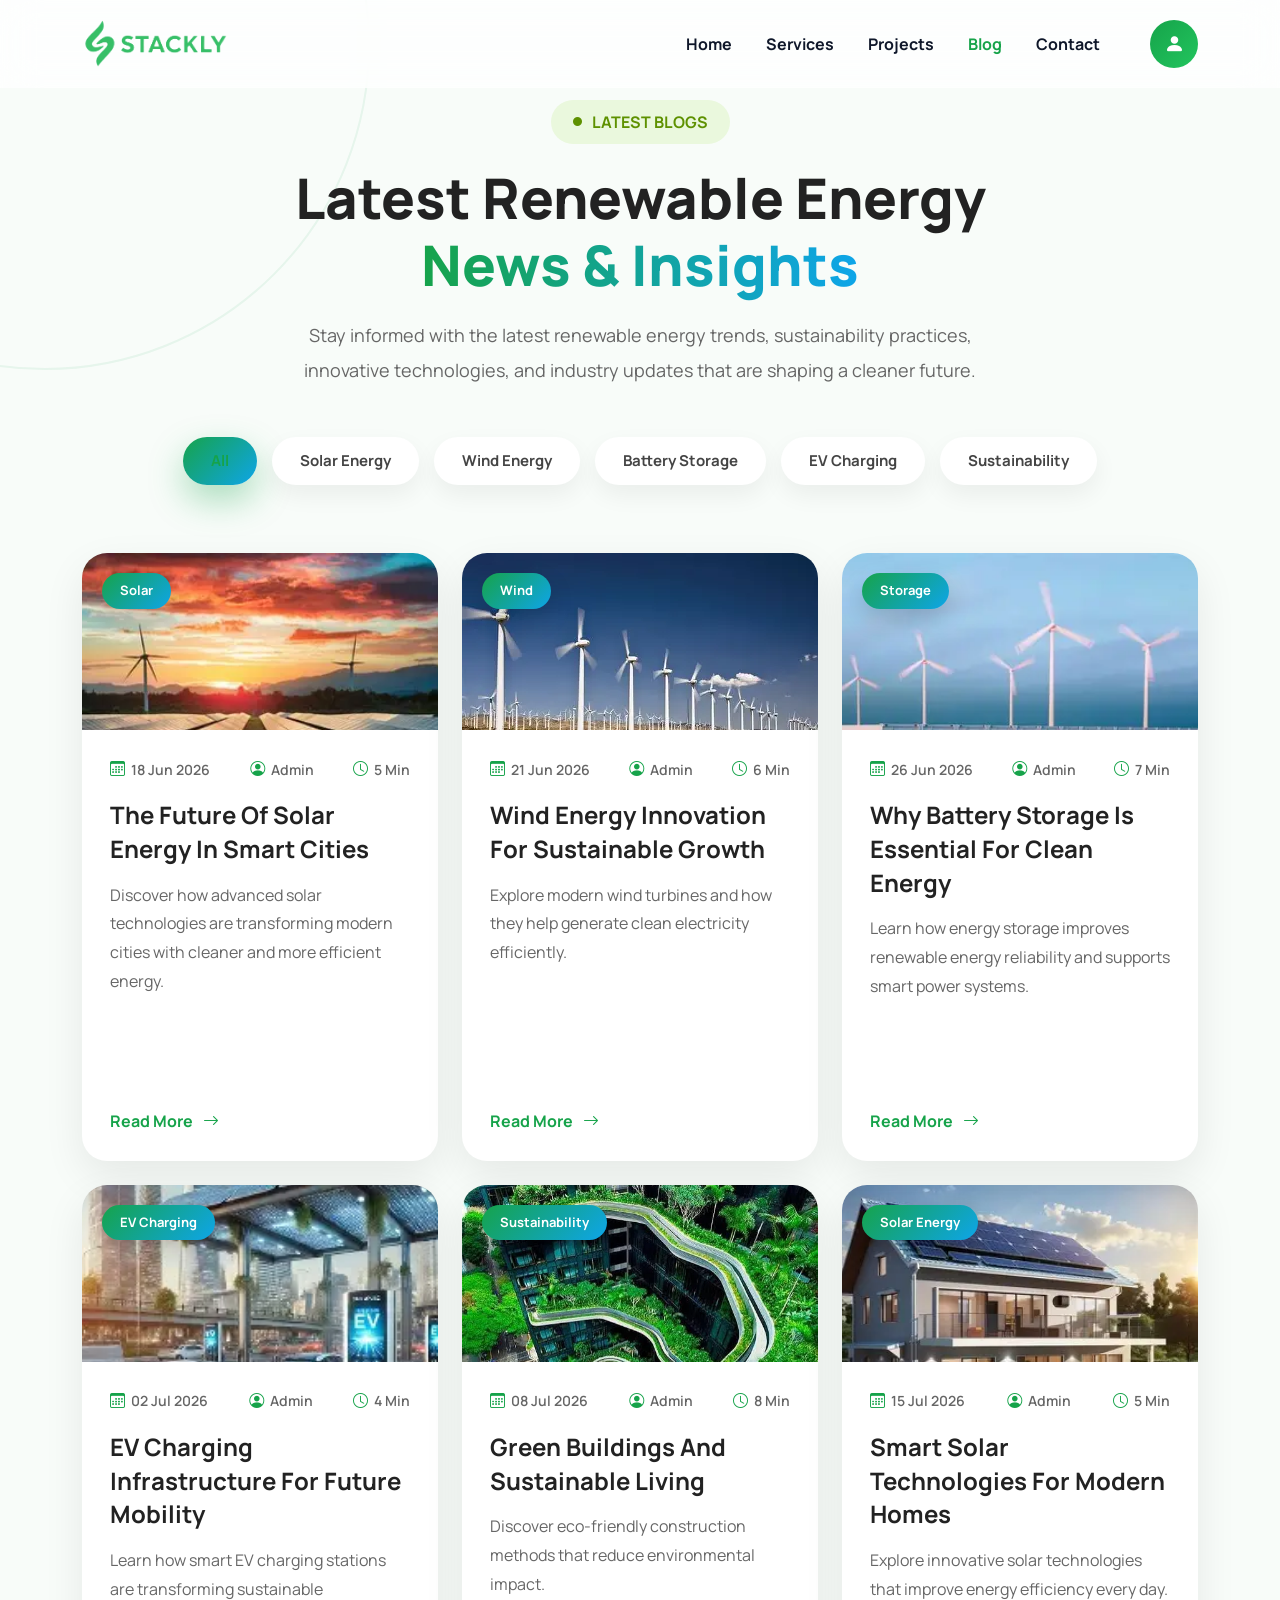
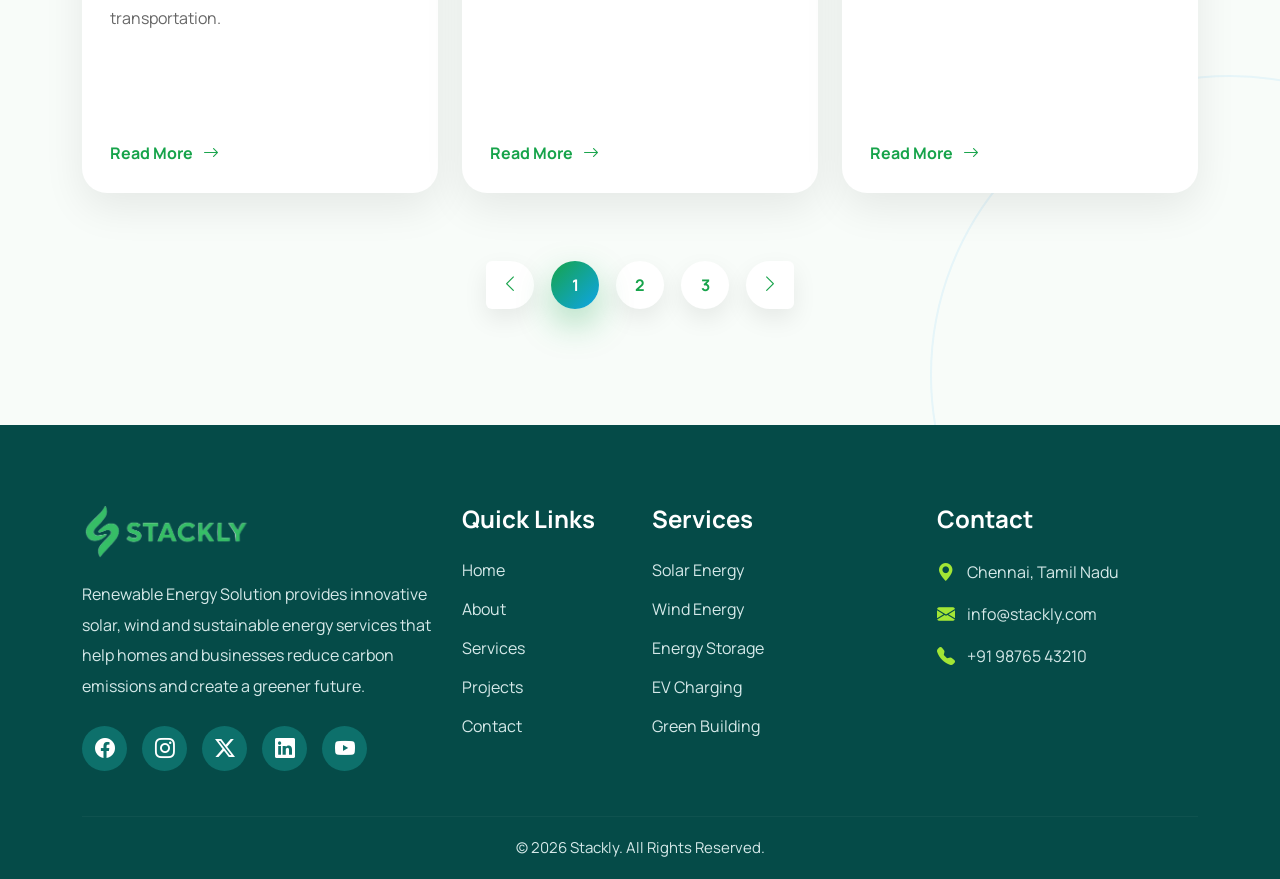
<file: blog.html>
<!DOCTYPE html>
<html lang="en">
<head>
    <meta charset="UTF-8">
    <meta name="viewport" content="width=device-width, initial-scale=1.0">
    <title>Document</title>
    
    <link href="https://fonts.googleapis.com/css2?family=Manrope:wght@300;400;500;600;700;800&display=swap"
        rel="stylesheet">

  
    <link href="https://cdn.jsdelivr.net/npm/bootstrap@5.3.8/dist/css/bootstrap.min.css" rel="stylesheet">
    <link rel="stylesheet"  href="https://cdn.jsdelivr.net/npm/bootstrap-icons@1.13.1/font/bootstrap-icons.css">

    <link rel="stylesheet" href="blog.css">
</head>
<body>
      <nav class="navbar navbar-expand-lg fixed-top custom-navbar">
        <div class="container">
            <a class="navbar-brand d-flex align-items-center" href="index.html">

                <img src="finalgreenlogo.png" class="logo-img">

            </a>
            <button class="navbar-toggler shadow-none border-0" type="button"
                data-bs-toggle="collapse"
                data-bs-target="#navbar">

                <i class="bi bi-list"></i>

            </button>
            <div class="collapse navbar-collapse justify-content-end"
                id="navbar">
                <ul class="navbar-nav align-items-lg-center">

                    <li class="nav-item">
                        <a class="nav-link " href="index.html">Home</a>
                    </li>
                    <li class="nav-item">
                        <a class="nav-link" href="service.html">Services</a>
                    </li>
                    <li class="nav-item">
                        <a class="nav-link" href="project.html">Projects</a>
                    </li>
                    <li class="nav-item">
                        <a class="nav-link active" href="blog.html">Blog</a>
                    </li>
                    <li class="nav-item">
                        <a class="nav-link" href="contact.html">Contact</a>
                    </li>
                    <li class="nav-item dropdown ms-lg-4">
                        <a class="profile-btn"
                            href="#"
                            role="button"
                            data-bs-toggle="dropdown">
                            <i class="bi bi-person-fill"></i>

                        </a>
                        <ul class="dropdown-menu dropdown-menu-end">
                            <li>
                                <a class="dropdown-item" href="login.html">
                                    <i class="bi bi-box-arrow-in-right"></i>
                                    Login
                                </a>
                            </li>
                            <li>
                                <a class="dropdown-item" href="register.html">
                                    <i class="bi bi-person-plus-fill"></i>
                                    Register
                                </a>
                            </li>
                        </ul>
                    </li>
                </ul>
            </div>
        </div>
    </nav>



<section class="blog-section">

    <div class="container">

        

        <div class="row justify-content-center">

            <div class="col-lg-8 text-center">

                <span class="blog-badge">

                    <i class="bi bi-circle-fill"></i>

                    LATEST BLOGS

                </span>

                <h2 class="blog-title">

                    Latest Renewable Energy

                    <span>News & Insights</span>

                </h2>

                <p class="blog-description">

                    Stay informed with the latest renewable energy trends,
                    sustainability practices, innovative technologies,
                    and industry updates that are shaping a cleaner future.

                </p>

            </div>

        </div>


        <div class="row">

            <div class="col-12">

                <div class="blog-filter">

                    <button class="filter-btn active"
                            data-filter="all">

                        All

                    </button>

                    <button class="filter-btn"
                            data-filter="solar">

                        Solar Energy

                    </button>

                    <button class="filter-btn"
                            data-filter="wind">

                        Wind Energy

                    </button>

                    <button class="filter-btn"
                            data-filter="storage">

                        Battery Storage

                    </button>

                    <button class="filter-btn"
                            data-filter="ev">

                        EV Charging

                    </button>

                    <button class="filter-btn"
                            data-filter="green">

                        Sustainability

                    </button>

                </div>

            </div>

        </div>

     

        <div class="row g-4 mt-4">

         

            <div class="col-xl-4 col-md-6 blog-item solar">

                <div class="blog-card">

                    <div class="blog-image">

                        <img src="bolgsolar1.webp"
                             class="img-fluid"
                             alt="Solar">

                        <span class="blog-category">

                            Solar

                        </span>

                    </div>

                    <div class="blog-content">

                        <div class="blog-meta">

                            <span>

                                <i class="bi bi-calendar3"></i>

                                18 Jun 2026

                            </span>

                            <span>

                                <i class="bi bi-person-circle"></i>

                                Admin

                            </span>

                            <span>

                                <i class="bi bi-clock"></i>

                                5 Min

                            </span>

                        </div>

                        <h4>

                            The Future Of Solar Energy
                            In Smart Cities

                        </h4>

                        <p>

                            Discover how advanced solar technologies
                            are transforming modern cities with
                            cleaner and more efficient energy.

                        </p>

                        <a href="error.html" class="blog-btn">

                            Read More

                            <i class="bi bi-arrow-right"></i>

                        </a>

                    </div>

                </div>

            </div>

    

            <div class="col-xl-4 col-md-6 blog-item wind">

                <div class="blog-card">

                    <div class="blog-image">

                        <img src="blogsolar2.webp"
                             class="img-fluid"
                             alt="Wind">

                        <span class="blog-category">

                            Wind

                        </span>

                    </div>

                    <div class="blog-content">

                        <div class="blog-meta">

                            <span>

                                <i class="bi bi-calendar3"></i>

                                21 Jun 2026

                            </span>

                            <span>

                                <i class="bi bi-person-circle"></i>

                                Admin

                            </span>

                            <span>

                                <i class="bi bi-clock"></i>

                                6 Min

                            </span>

                        </div>

                        <h4>

                            Wind Energy Innovation
                            For Sustainable Growth

                        </h4>

                        <p>

                            Explore modern wind turbines and
                            how they help generate clean
                            electricity efficiently.

                        </p>

                        <a href="error.html" class="blog-btn">

                            Read More

                            <i class="bi bi-arrow-right"></i>

                        </a>

                    </div>

                </div>

            </div>
            <div class="col-xl-4 col-md-6 blog-item storage">

                <div class="blog-card">

                    <div class="blog-image">

                        <img src="blogsolar3.webp"
                             class="img-fluid"
                             alt="Battery">

                        <span class="blog-category">

                            Storage

                        </span>

                    </div>

                    <div class="blog-content">

                        <div class="blog-meta">

                            <span>

                                <i class="bi bi-calendar3"></i>

                                26 Jun 2026

                            </span>

                            <span>

                                <i class="bi bi-person-circle"></i>

                                Admin

                            </span>

                            <span>

                                <i class="bi bi-clock"></i>

                                7 Min

                            </span>

                        </div>

                        <h4>

                            Why Battery Storage Is
                            Essential For Clean Energy

                        </h4>

                        <p>

                            Learn how energy storage improves
                            renewable energy reliability and
                            supports smart power systems.

                        </p>

                        <a href="error.html" class="blog-btn">

                            Read More

                            <i class="bi bi-arrow-right"></i>

                        </a>

                    </div>

                </div>

            </div>


            <div class="col-xl-4 col-md-6 blog-item ev">

                <div class="blog-card">

                    <div class="blog-image">

                        <img src="blogsolar4.webp"
                             class="img-fluid"
                             alt="EV Charging">

                        <span class="blog-category">

                            EV Charging

                        </span>

                    </div>

                    <div class="blog-content">

                        <div class="blog-meta">

                            <span>

                                <i class="bi bi-calendar3"></i>

                                02 Jul 2026

                            </span>

                            <span>

                                <i class="bi bi-person-circle"></i>

                                Admin

                            </span>

                            <span>

                                <i class="bi bi-clock"></i>

                                4 Min

                            </span>

                        </div>

                        <h4>

                            EV Charging Infrastructure
                            For Future Mobility

                        </h4>

                        <p>

                            Learn how smart EV charging
                            stations are transforming
                            sustainable transportation.

                        </p>

                        <a href="error.html" class="blog-btn">

                            Read More

                            <i class="bi bi-arrow-right"></i>

                        </a>

                    </div>

                </div>

            </div>

            <div class="col-xl-4 col-md-6 blog-item green">

                <div class="blog-card">

                    <div class="blog-image">

                        <img src="worker5.webp"
                             class="img-fluid"
                             alt="Green Building">

                        <span class="blog-category">

                            Sustainability

                        </span>

                    </div>

                    <div class="blog-content">

                        <div class="blog-meta">

                            <span>

                                <i class="bi bi-calendar3"></i>

                                08 Jul 2026

                            </span>

                            <span>

                                <i class="bi bi-person-circle"></i>

                                Admin

                            </span>

                            <span>

                                <i class="bi bi-clock"></i>

                                8 Min

                            </span>

                        </div>

                        <h4>

                            Green Buildings And
                            Sustainable Living

                        </h4>

                        <p>

                            Discover eco-friendly
                            construction methods that
                            reduce environmental impact.

                        </p>

                        <a href="error.html" class="blog-btn">

                            Read More

                            <i class="bi bi-arrow-right"></i>

                        </a>

                    </div>

                </div>

            </div>
            <div class="col-xl-4 col-md-6 blog-item solar">

                <div class="blog-card">

                    <div class="blog-image">

                        <img src="blogsolar5.webp"
                             class="img-fluid"
                             alt="Smart Energy">

                        <span class="blog-category">

                            Solar Energy

                        </span>

                    </div>

                    <div class="blog-content">

                        <div class="blog-meta">

                            <span>

                                <i class="bi bi-calendar3"></i>

                                15 Jul 2026

                            </span>

                            <span>

                                <i class="bi bi-person-circle"></i>

                                Admin

                            </span>

                            <span>

                                <i class="bi bi-clock"></i>

                                5 Min

                            </span>

                        </div>

                        <h4>

                            Smart Solar Technologies
                            For Modern Homes

                        </h4>

                        <p>

                            Explore innovative solar
                            technologies that improve
                            energy efficiency every day.

                        </p>

                        <a href="error.html" class="blog-btn">

                            Read More

                            <i class="bi bi-arrow-right"></i>

                        </a>

                    </div>

                </div>

            </div>

        </div>
        <div class="row mt-5">

            <div class="col-12">

                <nav>

                    <ul class="pagination justify-content-center blog-pagination">

                        <li class="page-item">

                            <a class="page-link"
                               href="error.html">

                                <i class="bi bi-chevron-left"></i>

                            </a>

                        </li>

                        <li class="page-item active">

                            <a class="page-link"
                               href="error.html">

                                1

                            </a>

                        </li>

                        <li class="page-item">

                            <a class="page-link"
                               href="error.html">

                                2

                            </a>

                        </li>

                        <li class="page-item">

                            <a class="page-link"
                               href="error.html">

                                3

                            </a>

                        </li>

                        <li class="page-item">

                            <a class="page-link"
                               href="error.html">

                                <i class="bi bi-chevron-right"></i>

                            </a>

                        </li>

                    </ul>

                </nav>

            </div>

        </div>

    </div>

</section>
<footer class="footer-section">

    <div class="container">

        <div class="row gy-5">

            <div class="col-lg-4 col-md-6">

                <div class="footer-logo">

                    <a href="error.html">

                        <img src="finalgreenlogo.png" alt="Logo">

                    </a>

                    <p>

                        Renewable Energy Solution provides innovative solar,
                        wind and sustainable energy services that help homes
                        and businesses reduce carbon emissions and create a
                        greener future.

                    </p>

                    <div class="social-icons">

                        <a href="error.html"><i class="bi bi-facebook"></i></a>

                        <a href="error.html"><i class="bi bi-instagram"></i></a>

                        <a href="error.html"><i class="bi bi-twitter-x"></i></a>

                        <a href="error.html"><i class="bi bi-linkedin"></i></a>

                        <a href="error.html"><i class="bi bi-youtube"></i></a>

                    </div>

                </div>

            </div>

          

            <div class="col-lg-2 col-md-6">

                <h4>Quick Links</h4>

                <ul>

                    <li><a href="error.html">Home</a></li>

                    <li><a href="error.html">About</a></li>

                    <li><a href="error.html">Services</a></li>

                    <li><a href="error.html">Projects</a></li>

                    <li><a href="error.html">Contact</a></li>

                </ul>

            </div>


            <div class="col-lg-3 col-md-6">

                <h4>Services</h4>

                <ul>

                    <li><a href="error.html">Solar Energy</a></li>

                    <li><a href="error.html">Wind Energy</a></li>

                    <li><a href="error.html">Energy Storage</a></li>

                    <li><a href="error.html">EV Charging</a></li>

                    <li><a href="error.html">Green Building</a></li>

                </ul>

            </div>

          

            <div class="col-lg-3 col-md-6">

                <h4>Contact</h4>

                <ul class="contact-info">

                    <li>

                        <i class="bi bi-geo-alt-fill"></i>

                        Chennai, Tamil Nadu

                    </li>

                    <li>

                        <i class="bi bi-envelope-fill"></i>

                        info@stackly.com

                    </li>

                    <li>

                        <i class="bi bi-telephone-fill"></i>

                        +91 98765 43210

                    </li>

                </ul>

            </div>

        </div>

        <hr>

        <div class="copyright">

            &copy; 2026 Stackly. All Rights Reserved.

        </div>

    </div>

</footer>
     <script src="https://cdn.jsdelivr.net/npm/bootstrap@5.3.8/dist/js/bootstrap.bundle.min.js"></script>

    <script>
        window.addEventListener("scroll",()=>{

const navbar=document.querySelector(".custom-navbar");

navbar.classList.toggle("scrolled",window.scrollY>50);

});
const filterButtons = document.querySelectorAll(".filter-btn");
const blogItems = document.querySelectorAll(".blog-item");

filterButtons.forEach(button => {

    button.addEventListener("click", function () {


        filterButtons.forEach(btn => {

            btn.classList.remove("active");

        });

      

        this.classList.add("active");

        const filter = this.getAttribute("data-filter");

        blogItems.forEach(card => {

            card.style.opacity = "0";

            card.style.transform = "scale(.9)";

            setTimeout(() => {

                if (filter === "all") {

                    card.style.display = "block";

                }

                else if (card.classList.contains(filter)) {

                    card.style.display = "block";

                }

                else {

                    card.style.display = "none";

                }

                setTimeout(() => {

                    if (card.style.display === "block") {

                        card.style.opacity = "1";

                        card.style.transform = "scale(1)";

                    }

                },100);

            },250);

        });

    });

});


document.querySelectorAll(".blog-card").forEach(card => {

    card.addEventListener("mouseenter", () => {

        card.style.transition = ".35s";

        card.style.transform = "translateY(-12px)";

    });

    card.addEventListener("mouseleave", () => {

        card.style.transform = "translateY(0)";

    });

});

document.querySelectorAll(".blog-btn").forEach(btn => {

    btn.addEventListener("mouseenter", () => {

        btn.style.gap = "16px";

    });

    btn.addEventListener("mouseleave", () => {

        btn.style.gap = "10px";

    });

});


document.querySelectorAll(".blog-pagination .page-link").forEach(link => {

    link.addEventListener("click", function (e) {

        e.preventDefault();

        window.location.href = "error.html";

    });

});


const blogSection = document.querySelector(".blog-section");

const blogObserver = new IntersectionObserver((entries)=>{

entries.forEach(entry=>{

if(entry.isIntersecting){

document.querySelectorAll(".blog-card").forEach((card,index)=>{

setTimeout(()=>{

card.style.opacity="1";

card.style.transform="translateY(0)";

},index*150);

});

}

});

},{
threshold:.2
});

blogObserver.observe(blogSection);

document.querySelectorAll(".blog-card").forEach(card=>{

card.style.opacity="0";

card.style.transform="translateY(40px)";

card.style.transition=".6s";

});
    </script>
</body>
</html>
</file>
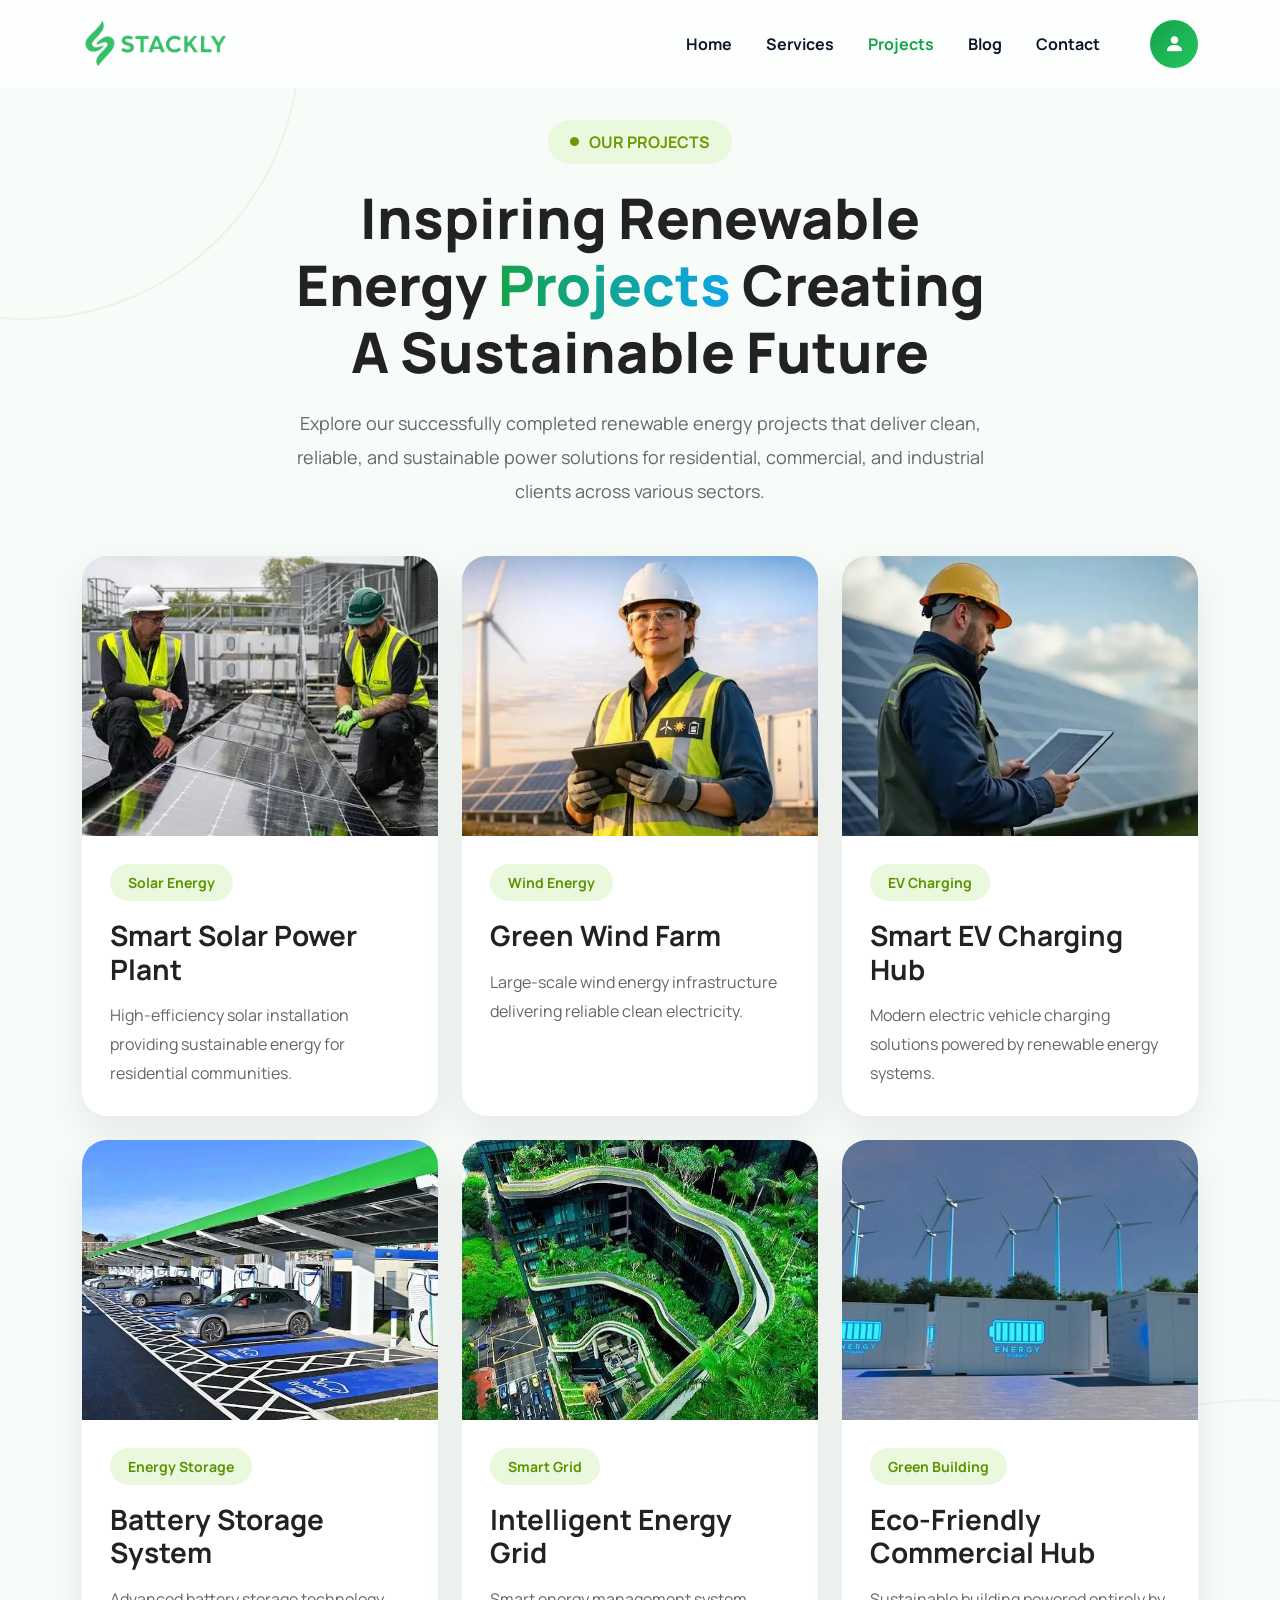
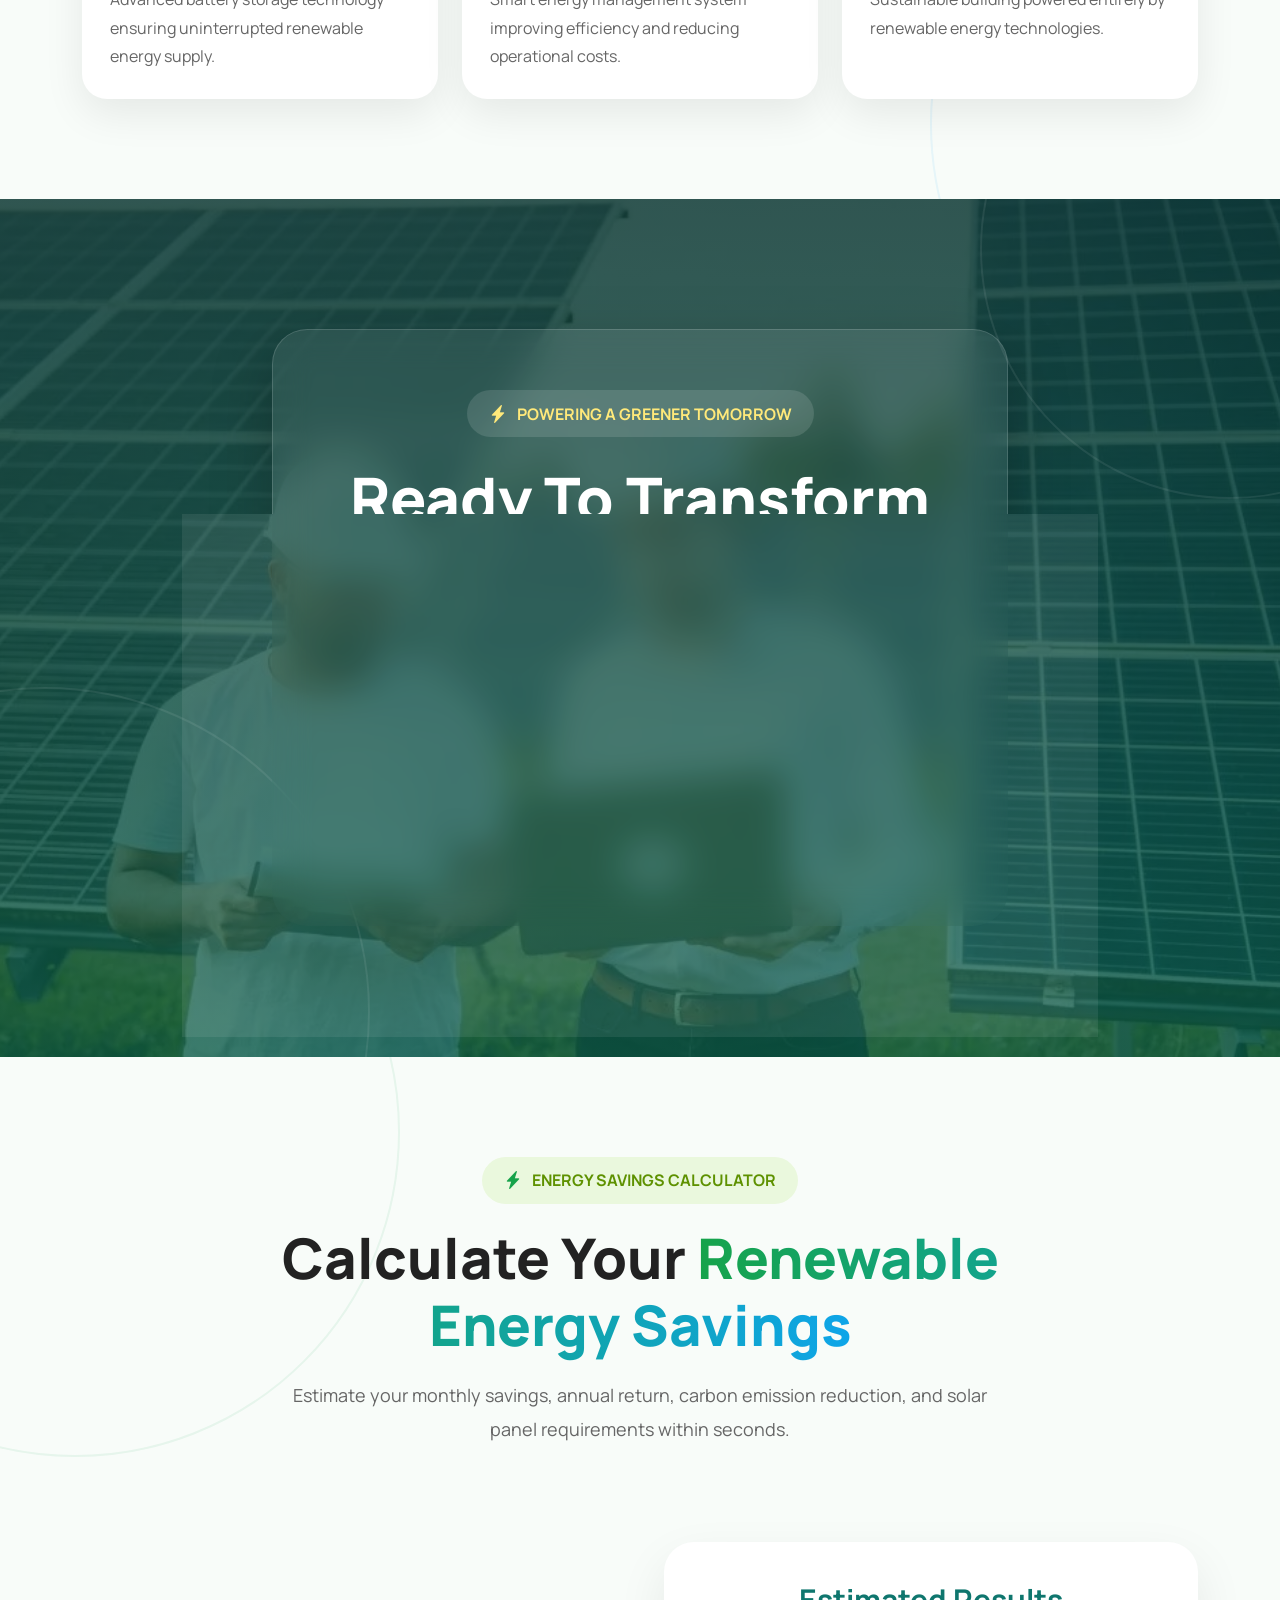
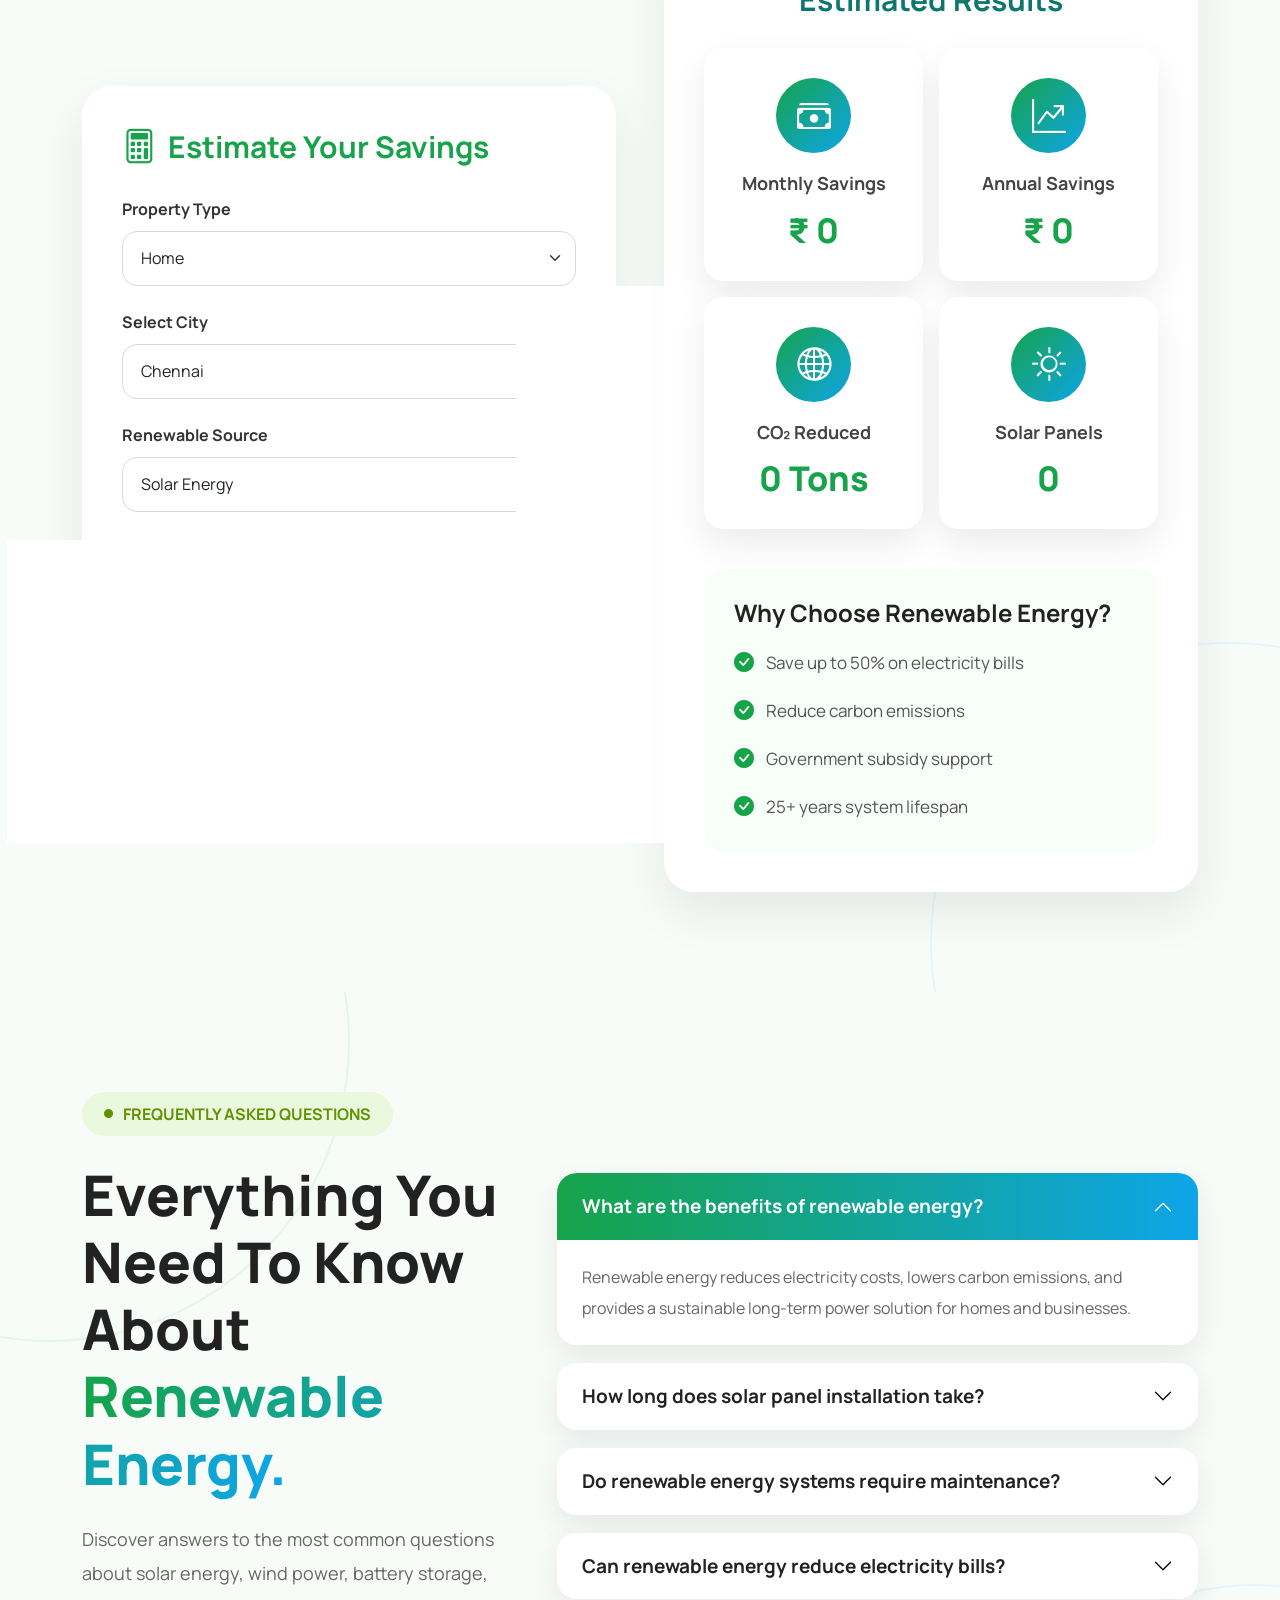
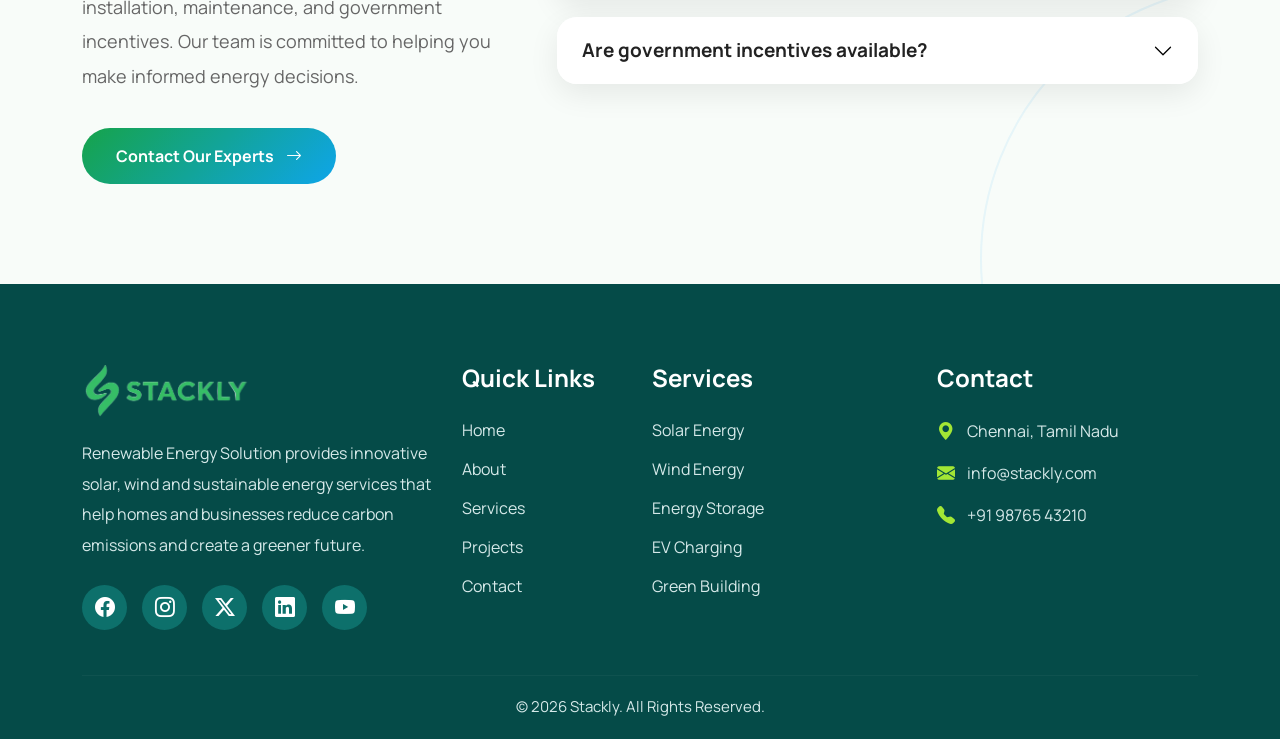
<file: project.html>
<!DOCTYPE html>
<html lang="en">
<head>
    <meta charset="UTF-8">
    <meta name="viewport" content="width=device-width, initial-scale=1.0">
    <title>Document</title>
    
    <link href="https://fonts.googleapis.com/css2?family=Manrope:wght@300;400;500;600;700;800&display=swap"
        rel="stylesheet">

  
    <link href="https://cdn.jsdelivr.net/npm/bootstrap@5.3.8/dist/css/bootstrap.min.css" rel="stylesheet">
    <link rel="stylesheet"  href="https://cdn.jsdelivr.net/npm/bootstrap-icons@1.13.1/font/bootstrap-icons.css">

    <link rel="stylesheet" href="project.css">
</head>
<body>
      <nav class="navbar navbar-expand-lg fixed-top custom-navbar">
        <div class="container">
            <a class="navbar-brand d-flex align-items-center" href="index.html">

                <img src="finalgreenlogo.png" class="logo-img">

            </a>
            <button class="navbar-toggler shadow-none border-0" type="button"
                data-bs-toggle="collapse"
                data-bs-target="#navbar">

                <i class="bi bi-list"></i>

            </button>
            <div class="collapse navbar-collapse justify-content-end"
                id="navbar">
                <ul class="navbar-nav align-items-lg-center">

                    <li class="nav-item">
                        <a class="nav-link " href="index.html">Home</a>
                    </li>
                    <li class="nav-item">
                        <a class="nav-link " href="service.html">Services</a>
                    </li>
                    <li class="nav-item">
                        <a class="nav-link active" href="project.html">Projects</a>
                    </li>
                    <li class="nav-item">
                        <a class="nav-link" href="blog.html">Blog</a>
                    </li>
                    <li class="nav-item">
                        <a class="nav-link" href="contact.html">Contact</a>
                    </li>
                    <li class="nav-item dropdown ms-lg-4">
                        <a class="profile-btn"
                            href="#"
                            role="button"
                            data-bs-toggle="dropdown">
                            <i class="bi bi-person-fill"></i>

                        </a>
                        <ul class="dropdown-menu dropdown-menu-end">
                            <li>
                                <a class="dropdown-item" href="login.html">
                                    <i class="bi bi-box-arrow-in-right"></i>
                                    Login
                                </a>
                            </li>
                            <li>
                                <a class="dropdown-item" href="register.html">
                                    <i class="bi bi-person-plus-fill"></i>
                                    Register
                                </a>
                            </li>
                        </ul>
                    </li>
                </ul>
            </div>
        </div>
    </nav>

<section class="project-section">

    <div class="container">

        <div class="row justify-content-center">

            <div class="col-lg-8 text-center">

                <span class="project-badge">

                    <i class="bi bi-circle-fill"></i>

                    OUR PROJECTS

                </span>

                <h2 class="project-title">

                    Inspiring Renewable Energy

                    <span>Projects</span>

                    Creating A Sustainable Future

                </h2>

                <p class="project-description">

                    Explore our successfully completed renewable energy
                    projects that deliver clean, reliable, and sustainable
                    power solutions for residential, commercial, and
                    industrial clients across various sectors.

                </p>

            </div>

        </div>
        <div class="row g-4 mt-4">

            <div class="col-xl-4 col-lg-6 col-md-6">

                <div class="project-card">

                    <div class="project-image">

                        <img src="worker1.webp"
                             class="img-fluid"
                             alt="Solar Power Plant">

                        <div class="project-overlay">

                            <a href="error.html" class="project-btn">

                                View Project

                                <i class="bi bi-arrow-right"></i>

                            </a>

                        </div>

                    </div>

                    <div class="project-content">

                        <span class="project-category">

                            Solar Energy

                        </span>

                        <h4>

                            Smart Solar Power Plant

                        </h4>

                        <p>

                            High-efficiency solar installation providing
                            sustainable energy for residential communities.

                        </p>

                    </div>

                </div>

            </div>
            <div class="col-xl-4 col-lg-6 col-md-6">

                <div class="project-card">

                    <div class="project-image">

                        <img src="worker2.webp"
                             class="img-fluid"
                             alt="Wind Farm">

                        <div class="project-overlay">

                            <a href="error.html" class="project-btn">

                                View Project

                                <i class="bi bi-arrow-right"></i>

                            </a>

                        </div>

                    </div>

                    <div class="project-content">

                        <span class="project-category">

                            Wind Energy

                        </span>

                        <h4>

                            Green Wind Farm

                        </h4>

                        <p>

                            Large-scale wind energy infrastructure
                            delivering reliable clean electricity.

                        </p>

                    </div>

                </div>

            </div>

            <div class="col-xl-4 col-lg-6 col-md-6">

                <div class="project-card">

                    <div class="project-image">

                        <img src="worker3.webp"
                             class="img-fluid"
                             alt="EV Station">

                        <div class="project-overlay">

                            <a href="error.html" class="project-btn">

                                View Project

                                <i class="bi bi-arrow-right"></i>

                            </a>

                        </div>

                    </div>

                    <div class="project-content">

                        <span class="project-category">

                            EV Charging

                        </span>

                        <h4>

                            Smart EV Charging Hub

                        </h4>

                        <p>

                            Modern electric vehicle charging solutions
                            powered by renewable energy systems.

                        </p>

                    </div>

                </div>

            </div>
            <div class="col-xl-4 col-lg-6 col-md-6">

                <div class="project-card">

                    <div class="project-image">

                        <img src="worker4.webp"
                             class="img-fluid"
                             alt="Battery Storage">

                        <div class="project-overlay">

                            <a href="error.html" class="project-btn">

                                View Project

                                <i class="bi bi-arrow-right"></i>

                            </a>

                        </div>

                    </div>

                    <div class="project-content">

                        <span class="project-category">

                            Energy Storage

                        </span>

                        <h4>

                            Battery Storage System

                        </h4>

                        <p>

                            Advanced battery storage technology ensuring
                            uninterrupted renewable energy supply.

                        </p>

                    </div>

                </div>

            </div>

            <div class="col-xl-4 col-lg-6 col-md-6">

                <div class="project-card">

                    <div class="project-image">

                        <img src="worker5.webp"
                             class="img-fluid"
                             alt="Smart Grid">

                        <div class="project-overlay">

                            <a href="error.html" class="project-btn">

                                View Project

                                <i class="bi bi-arrow-right"></i>

                            </a>

                        </div>

                    </div>

                    <div class="project-content">

                        <span class="project-category">

                            Smart Grid

                        </span>

                        <h4>

                            Intelligent Energy Grid

                        </h4>

                        <p>

                            Smart energy management system improving
                            efficiency and reducing operational costs.

                        </p>

                    </div>

                </div>

            </div>
            <div class="col-xl-4 col-lg-6 col-md-6">

                <div class="project-card">

                    <div class="project-image">

                        <img src="worker6.webp"
                             class="img-fluid"
                             alt="Green Building">

                        <div class="project-overlay">

                            <a href="error.html" class="project-btn">

                                View Project

                                <i class="bi bi-arrow-right"></i>

                            </a>

                        </div>

                    </div>

                    <div class="project-content">

                        <span class="project-category">

                            Green Building

                        </span>

                        <h4>

                            Eco-Friendly Commercial Hub

                        </h4>

                        <p>

                            Sustainable building powered entirely by
                            renewable energy technologies.

                        </p>

                    </div>

                </div>

            </div>

        </div>

    </div>

</section>


<section class="cta-section">

  

    <div class="cta-bg">

        <img src="solarimage1.webp"
             class="img-fluid"
             alt="Renewable Energy">

    </div>


    <div class="cta-overlay"></div>

    <div class="container">

        <div class="row justify-content-center">

            <div class="col-xl-8 col-lg-10 text-center">

                <div class="cta-content">

                    <span class="cta-badge">

                        <i class="bi bi-lightning-charge-fill"></i>

                        POWERING A GREENER TOMORROW

                    </span>

                    <h2>

                        Ready To Transform

                        <span>Your Energy Future?</span>

                    </h2>

                    <p>

                        Join thousands of satisfied homeowners and businesses
                        who have embraced clean, renewable energy solutions.
                        Reduce electricity costs, lower carbon emissions,
                        and build a sustainable future with our innovative
                        solar, wind, and smart energy technologies.

                    </p>

                    <div class="cta-buttons">

                        <a href="error.html" class="cta-btn primary-btn">

                            <i class="bi bi-lightning-charge-fill"></i>

                            Get Free Consultation

                        </a>

                        <a href="error.html" class="cta-btn secondary-btn">

                            <i class="bi bi-telephone-fill"></i>

                            Contact Us

                        </a>

                    </div>

                </div>

            </div>

        </div>

    </div>

</section>
<section class="calculator-section">

    <div class="container">


        <div class="row justify-content-center">

            <div class="col-lg-8 text-center">

                <span class="calculator-badge">

                    <i class="bi bi-lightning-charge-fill"></i>

                    ENERGY SAVINGS CALCULATOR

                </span>

                <h2 class="calculator-title">

                    Calculate Your

                    <span>Renewable Energy Savings</span>

                </h2>

                <p class="calculator-description">

                    Estimate your monthly savings, annual return,
                    carbon emission reduction, and solar panel
                    requirements within seconds.

                </p>

            </div>

        </div>

        <div class="row mt-5 g-5 align-items-center">



            <div class="col-lg-6">

                <div class="calculator-card">

                    <h3>

                        <i class="bi bi-calculator"></i>

                        Estimate Your Savings

                    </h3>

                    <form id="energyForm" >


                        <div class="mb-4">

                            <label class="form-label">

                                Property Type

                            </label>

                            <select class="form-select"
                                    id="property" required>

                                <option>Home</option>

                                <option>Apartment</option>

                                <option>Business</option>

                                <option>Industry</option>

                            </select>

                        </div>

               

                        <div class="mb-4">

                            <label class="form-label">

                                Select City

                            </label>

                            <select class="form-select"
                                    id="city" required>

                                <option>Chennai</option>

                                <option>Coimbatore</option>

                                <option>Bangalore</option>

                                <option>Hyderabad</option>

                                <option>Mumbai</option>

                                <option>Delhi</option>

                            </select>

                        </div>

                

                        <div class="mb-4">

                            <label class="form-label">

                                Renewable Source

                            </label>

                            <select class="form-select"
                                    id="energy" required>

                                <option>Solar Energy</option>

                                <option>Wind Energy</option>

                                <option>Hybrid System</option>

                                <option>Battery Storage</option>

                            </select>

                        </div>

                        <div class="mb-4">

                            <label class="form-label">

                                Monthly Electricity Bill (₹)

                            </label>

                            <input
                                type="number"
                                class="form-control"
                                id="bill"
                                placeholder="Example : 4500" required>

                        </div>

                        <button
                            type="submit"
                            class="calculate-btn">

                            <i class="bi bi-lightning-charge-fill"></i>

                            Calculate Savings

                        </button>

                    </form>

                </div>

            </div>

            <div class="col-lg-6">

                <div class="result-card">

                    <h3>

                        Estimated Results

                    </h3>

                    <div class="row g-3">

                        <div class="col-6">

                            <div class="result-box">

                                <i class="bi bi-cash-stack"></i>

                                <h5>Monthly Savings</h5>

                                <h2>

                                    ₹<span id="monthlySave">

                                        0

                                    </span>

                                </h2>

                            </div>

                        </div>

                        <div class="col-6">

                            <div class="result-box">

                                <i class="bi bi-graph-up-arrow"></i>

                                <h5>Annual Savings</h5>

                                <h2>

                                    ₹<span id="annualSave">

                                        0

                                    </span>

                                </h2>

                            </div>

                        </div>

                        <div class="col-6">

                            <div class="result-box">

                                <i class="bi bi-globe2"></i>

                                <h5>CO₂ Reduced</h5>

                                <h2>

                                    <span id="carbon">

                                        0

                                    </span>

                                    Tons

                                </h2>

                            </div>

                        </div>

                        <div class="col-6">

                            <div class="result-box">

                                <i class="bi bi-sun"></i>

                                <h5>Solar Panels</h5>

                                <h2>

                                    <span id="panels">

                                        0

                                    </span>

                                </h2>

                            </div>

                        </div>

                    </div>

                    <div class="benefits">

                        <h4>

                            Why Choose Renewable Energy?

                        </h4>

                        <ul>

                            <li>

                                <i class="bi bi-check-circle-fill"></i>

                                Save up to 50% on electricity bills

                            </li>

                            <li>

                                <i class="bi bi-check-circle-fill"></i>

                                Reduce carbon emissions

                            </li>

                            <li>

                                <i class="bi bi-check-circle-fill"></i>

                                Government subsidy support

                            </li>

                            <li>

                                <i class="bi bi-check-circle-fill"></i>

                                25+ years system lifespan

                            </li>

                        </ul>

                    </div>

                </div>

            </div>

        </div>

    </div>

</section>
<section class="faq-section">

    <div class="container">

        <div class="row align-items-center gy-5">

        

            <div class="col-lg-5">

                <div class="faq-left">

                    <span class="faq-badge">

                        <i class="bi bi-circle-fill"></i>

                        FREQUENTLY ASKED QUESTIONS

                    </span>

                    <h2 class="faq-title">

                        Everything You Need To Know About

                        <span>Renewable Energy.</span>

                    </h2>

                    <p class="faq-text">

                        Discover answers to the most common questions about
                        solar energy, wind power, battery storage, installation,
                        maintenance, and government incentives. Our team is
                        committed to helping you make informed energy decisions.

                    </p>

                    <a href="error.html" class="faq-btn">

                        Contact Our Experts

                        <i class="bi bi-arrow-right"></i>

                    </a>

                </div>

            </div>


            <div class="col-lg-7">

                <div class="accordion custom-accordion" id="faqAccordion">

         

                    <div class="accordion-item">

                        <h2 class="accordion-header">

                            <button class="accordion-button"

                                type="button"

                                data-bs-toggle="collapse"

                                data-bs-target="#faqOne">

                                What are the benefits of renewable energy?

                            </button>

                        </h2>

                        <div id="faqOne"

                            class="accordion-collapse collapse show"

                            data-bs-parent="#faqAccordion">

                            <div class="accordion-body">

                                Renewable energy reduces electricity costs,
                                lowers carbon emissions, and provides a
                                sustainable long-term power solution for
                                homes and businesses.

                            </div>

                        </div>

                    </div>


                    <div class="accordion-item">

                        <h2 class="accordion-header">

                            <button class="accordion-button collapsed"

                                type="button"

                                data-bs-toggle="collapse"

                                data-bs-target="#faqTwo">

                                How long does solar panel installation take?

                            </button>

                        </h2>

                        <div id="faqTwo"

                            class="accordion-collapse collapse"

                            data-bs-parent="#faqAccordion">

                            <div class="accordion-body">

                                Most residential solar installations are
                                completed within 1–3 days depending on
                                system size and site conditions.

                            </div>

                        </div>

                    </div>


                    <div class="accordion-item">

                        <h2 class="accordion-header">

                            <button class="accordion-button collapsed"

                                type="button"

                                data-bs-toggle="collapse"

                                data-bs-target="#faqThree">

                                Do renewable energy systems require maintenance?

                            </button>

                        </h2>

                        <div id="faqThree"

                            class="accordion-collapse collapse"

                            data-bs-parent="#faqAccordion">

                            <div class="accordion-body">

                                Maintenance requirements are minimal.
                                Regular inspections and occasional cleaning
                                help ensure maximum performance.

                            </div>

                        </div>

                    </div>

        

                    <div class="accordion-item">

                        <h2 class="accordion-header">

                            <button class="accordion-button collapsed"

                                type="button"

                                data-bs-toggle="collapse"

                                data-bs-target="#faqFour">

                                Can renewable energy reduce electricity bills?

                            </button>

                        </h2>

                        <div id="faqFour"

                            class="accordion-collapse collapse"

                            data-bs-parent="#faqAccordion">

                            <div class="accordion-body">

                                Yes. Solar and other renewable systems can
                                significantly reduce monthly electricity
                                expenses while increasing energy independence.

                            </div>

                        </div>

                    </div>

               

                    <div class="accordion-item">

                        <h2 class="accordion-header">

                            <button class="accordion-button collapsed"

                                type="button"

                                data-bs-toggle="collapse"

                                data-bs-target="#faqFive">

                                Are government incentives available?

                            </button>

                        </h2>

                        <div id="faqFive"

                            class="accordion-collapse collapse"

                            data-bs-parent="#faqAccordion">

                            <div class="accordion-body">

                                Many regions offer subsidies, tax benefits,
                                and incentive programs for renewable energy
                                adoption. Availability depends on your location.

                            </div>

                        </div>

                    </div>

                </div>

            </div>

        </div>

    </div>

</section>
<footer class="footer-section">

    <div class="container">

        <div class="row gy-5">

            <div class="col-lg-4 col-md-6">

                <div class="footer-logo">

                    <a href="error.html">

                        <img src="finalgreenlogo.png" alt="Logo">

                    </a>

                    <p>

                        Renewable Energy Solution provides innovative solar,
                        wind and sustainable energy services that help homes
                        and businesses reduce carbon emissions and create a
                        greener future.

                    </p>

                    <div class="social-icons">

                        <a href="error.html"><i class="bi bi-facebook"></i></a>

                        <a href="error.html"><i class="bi bi-instagram"></i></a>

                        <a href="error.html"><i class="bi bi-twitter-x"></i></a>

                        <a href="error.html"><i class="bi bi-linkedin"></i></a>

                        <a href="error.html"><i class="bi bi-youtube"></i></a>

                    </div>

                </div>

            </div>

          

            <div class="col-lg-2 col-md-6">

                <h4>Quick Links</h4>

                <ul>

                    <li><a href="error.html">Home</a></li>

                    <li><a href="error.html">About</a></li>

                    <li><a href="error.html">Services</a></li>

                    <li><a href="error.html">Projects</a></li>

                    <li><a href="error.html">Contact</a></li>

                </ul>

            </div>


            <div class="col-lg-3 col-md-6">

                <h4>Services</h4>

                <ul>

                    <li><a href="error.html">Solar Energy</a></li>

                    <li><a href="error.html">Wind Energy</a></li>

                    <li><a href="error.html">Energy Storage</a></li>

                    <li><a href="error.html">EV Charging</a></li>

                    <li><a href="error.html">Green Building</a></li>

                </ul>

            </div>

          

            <div class="col-lg-3 col-md-6">

                <h4>Contact</h4>

                <ul class="contact-info">

                    <li>

                        <i class="bi bi-geo-alt-fill"></i>

                        Chennai, Tamil Nadu

                    </li>

                    <li>

                        <i class="bi bi-envelope-fill"></i>

                        info@stackly.com

                    </li>

                    <li>

                        <i class="bi bi-telephone-fill"></i>

                        +91 98765 43210

                    </li>

                </ul>

            </div>

        </div>

        <hr>

        <div class="copyright">

            &copy; 2026 Stackly. All Rights Reserved.

        </div>

    </div>

</footer>
     <script src="https://cdn.jsdelivr.net/npm/bootstrap@5.3.8/dist/js/bootstrap.bundle.min.js"></script>

    <script>
        window.addEventListener("scroll",()=>{

const navbar=document.querySelector(".custom-navbar");

navbar.classList.toggle("scrolled",window.scrollY>50);

});


document.addEventListener("DOMContentLoaded",()=>{

const cta=document.querySelector(".cta-content");

const observer=new IntersectionObserver((entries)=>{

entries.forEach(entry=>{

if(entry.isIntersecting){

cta.style.opacity="1";

cta.style.transform="translateY(0)";

}

});

},{

threshold:.3

});

cta.style.opacity="0";

cta.style.transform="translateY(80px)";

cta.style.transition="all 1s ease";

observer.observe(cta);

});



document.querySelectorAll(".cta-btn").forEach(button=>{

button.addEventListener("mouseenter",()=>{

button.style.transform="translateY(-6px) scale(1.04)";

button.style.transition=".35s";

});

button.addEventListener("mouseleave",()=>{

button.style.transform="translateY(0) scale(1)";

});

});



const bg=document.querySelector(".cta-bg img");

window.addEventListener("scroll",()=>{

if(bg){

const scroll=window.pageYOffset;

bg.style.transform=`translateY(${scroll*0.12}px) scale(1.08)`;

}

});



const badge=document.querySelector(".cta-badge");

setInterval(()=>{

badge.style.boxShadow="0 0 25px rgba(163,230,53,.6)";

setTimeout(()=>{

badge.style.boxShadow="none";

},700);

},2500);
const energyForm = document.getElementById("energyForm");

energyForm.addEventListener("submit", function (e) {

    e.preventDefault();

    const bill = parseFloat(document.getElementById("bill").value);

    const energyType = document.getElementById("energy").value;

    if (isNaN(bill) || bill <= 0) {

        alert("Please enter a valid monthly electricity bill.");

        return;

    }

    let savingRate = 0.50;

    switch (energyType) {

        case "Solar Energy":
            savingRate = 0.50;
            break;

        case "Wind Energy":
            savingRate = 0.45;
            break;

        case "Hybrid System":
            savingRate = 0.60;
            break;

        case "Battery Storage":
            savingRate = 0.35;
            break;

    }

    const monthlySavings = Math.round(bill * savingRate);

    const annualSavings = monthlySavings * 12;

    const carbonReduction = (monthlySavings / 1000 * 1.8).toFixed(1);

    const panels = Math.max(2, Math.ceil(bill / 600));

    animateValue("monthlySave", monthlySavings);

    animateValue("annualSave", annualSavings);

    animateValue("carbon", carbonReduction);

    animateValue("panels", panels);

});


function animateValue(id, value) {

    const element = document.getElementById(id);

    let start = 0;

    const duration = 1200;

    const increment = value / (duration / 20);

    const timer = setInterval(() => {

        start += increment;

        if (start >= value) {

            start = value;

            clearInterval(timer);

        }

        if (id === "carbon") {

            element.innerHTML = Number(start).toFixed(1);

        } else {

            element.innerHTML = Math.floor(start).toLocaleString();

        }

    }, 20);

}


document.querySelectorAll(".form-control,.form-select").forEach(input => {

    input.addEventListener("focus", function () {

        this.style.transform = "scale(1.02)";

    });

    input.addEventListener("blur", function () {

        this.style.transform = "scale(1)";

    });

});



const calculateBtn = document.querySelector(".calculate-btn");

calculateBtn.addEventListener("mouseenter", () => {

    calculateBtn.style.transform = "translateY(-5px)";

});

calculateBtn.addEventListener("mouseleave", () => {

    calculateBtn.style.transform = "translateY(0)";

});




document.querySelectorAll(".result-box").forEach((card, index) => {

    card.style.opacity = "0";

    card.style.transform = "translateY(40px)";

    setTimeout(() => {

        card.style.transition = ".6s";

        card.style.opacity = "1";

        card.style.transform = "translateY(0)";

    }, index * 150);

});
    </script>
</body>
</html>
</file>
<file: blog.css>
*{
margin:0;
padding:0;
box-sizing:border-box;

}

body{
font-family:'Manrope',sans-serif;
background:#F8FAFC;
overflow-x: hidden;
}
.custom-navbar{
background:rgba(255,255,255,.75);
backdrop-filter:blur(18px);
padding:15px 0;
transition:.4s;
z-index:999;

}
.custom-navbar.scrolled{
background:#ffffff;
box-shadow:0 8px 25px rgba(0,0,0,.08);

}
.logo-img{
height: 48px;
object-fit:cover;
margin-right:10px;

}
.logo-text h5{
margin:0;
font-size:24px;
font-weight:800;
color:#16A34A;

}

.logo-text small{
color:#64748B;
font-size:13px;

}
.navbar-nav{
gap:18px;

}
.nav-link{
font-weight:700;
color:#0F172A;
position:relative;
transition:.4s;

}

.nav-link::after{
content:"";
position:absolute;
left:0;
bottom:-6px;
width:0;
height:3px;
background:#16A34A;
border-radius:50px;
transition:.4s;

}
.nav-link:hover{

color:#16A34A;

}

.nav-link:hover::after{
width:100%;

}
.active{
color:#16A34A !important;

}
.profile-btn{
width:48px;
height:48px;
border-radius:50%;
background:linear-gradient(135deg,#16A34A,#22C55E);
display:flex;
justify-content:center;
align-items:center;
text-decoration:none;
color:#fff;
font-size:20px;
transition:.5s;

}
.profile-btn:hover{
transform:rotate(360deg);
background:linear-gradient(135deg,#0EA5E9,#16A34A);
color:#fff;

}
.dropdown-menu{
border:none;
border-radius:16px;
padding:12px;
box-shadow:0 15px 35px rgba(0,0,0,.12);

}
.dropdown-item{
padding:10px 15px;
border-radius:10px;
font-weight:600;
transition:.4s;

}
.dropdown-item:hover{
background:#16A34A;
color:#fff;

}


@media(max-width:991px){
.navbar-collapse{
background:#fff;
padding:20px;
margin-top:20px;
border-radius:20px;
box-shadow:0 10px 30px rgba(0,0,0,.08);

}

.navbar-nav{
gap:10px;

}

.profile-btn{
margin-top:10px;

}

}


.blog-section{
    position:relative;
    padding:100px 0;
    background:#f8fcf9;
    overflow:hidden;
}

.blog-section::before{
    content:"";
    position:absolute;
    width:650px;
    height:650px;
    left:-280px;
    top:-280px;
    border:2px solid rgba(22,163,74,.08);
    border-radius:50%;
}

.blog-section::after{
    content:"";
    position:absolute;
    width:600px;
    height:600px;
    right:-250px;
    bottom:-250px;
    border:2px solid rgba(14,165,233,.08);
    border-radius:50%;
}

.blog-section .container{
    position:relative;
    z-index:2;
}


.blog-badge{

display:inline-flex;

align-items:center;

gap:10px;

padding:10px 22px;

background:#EAF8DD;

border-radius:50px;

color:#5E9100;

font-weight:700;

margin-bottom:20px;

}

.blog-badge i{

font-size:9px;

}
.blog-title{

font-size:56px;
font-weight:800;
line-height:1.2;
color:#222;
margin-bottom:20px;

}

.blog-title span{
background:linear-gradient(90deg,#16A34A,#0EA5E9);
-webkit-background-clip:text;
background-clip: text;
-webkit-text-fill-color:transparent;

}

.blog-description{
max-width:760px;
margin:auto;
font-size:18px;
line-height:1.9;
color:#666;

}


.blog-filter{

display:flex;
justify-content:center;
align-items:center;
gap:15px;
flex-wrap:wrap;
margin-top:50px;
margin-bottom:20px;

}


.filter-btn{

padding:13px 28px;

border:none;

outline:none;

cursor:pointer;

border-radius:50px;

background:#fff;

color:#444;

font-weight:700;

font-size:15px;

transition:.35s;

box-shadow:0 10px 25px rgba(0,0,0,.06);

}



.filter-btn:hover{

background:linear-gradient(135deg,#16A34A,#0EA5E9);

color:#fff;

transform:translateY(-4px);

}



.filter-btn.active{

background:linear-gradient(135deg,#16A34A,#0EA5E9);

color: white;

box-shadow:0 15px 35px rgba(22,163,74,.35);

}



@media(max-width:992px){

.blog-title{

font-size:44px;

}

.blog-description{

font-size:17px;

}

}

@media(max-width:768px){

.blog-section{

padding:80px 0;

}

.blog-title{

font-size:34px;

}

.blog-description{

font-size:16px;

}

.blog-filter{

justify-content:flex-start;

overflow-x:auto;

flex-wrap:nowrap;

padding-bottom:10px;

scrollbar-width:none;

}

.blog-filter::-webkit-scrollbar{

display:none;

}

.filter-btn{

white-space:nowrap;

padding:12px 24px;

font-size:14px;

}

}

@media(max-width:576px){

.blog-title{

font-size:28px;

line-height:1.4;

}

.blog-description{

font-size:15px;

}

.blog-badge{

font-size:13px;

padding:8px 18px;

}

.filter-btn{

padding:10px 20px;

font-size:13px;

}

}


.blog-card{

background:#fff;

border-radius:25px;

overflow:hidden;

box-shadow:0 15px 40px rgba(0,0,0,.08);

transition:.4s;

height:100%;

display:flex;

flex-direction:column;

}

.blog-card:hover{

transform:translateY(-12px);

box-shadow:0 25px 60px rgba(0,0,0,.15);

}



.blog-image{

position:relative;

overflow:hidden;

}

.blog-image img{

width:100%;

height:260px;

object-fit:cover;

transition:.5s;

display:block;

}

.blog-card:hover .blog-image img{

transform:scale(1.1);

}



.blog-category{

position:absolute;

top:20px;

left:20px;

padding:8px 18px;

background:linear-gradient(135deg,#16A34A,#0EA5E9);

color:#fff;

border-radius:50px;

font-size:13px;

font-weight:700;

box-shadow:0 10px 25px rgba(0,0,0,.15);

}
.blog-content{

padding:28px;

display:flex;

flex-direction:column;

height:100%;

}



.blog-meta{

display:flex;

justify-content:space-between;

flex-wrap:wrap;

gap:10px;

margin-bottom:18px;

}

.blog-meta span{

display:flex;

align-items:center;

gap:6px;

font-size:14px;

font-weight:600;

color:#666;

}

.blog-meta i{

color:#16A34A;

font-size:15px;

}

.blog-content h4{

font-size:24px;

font-weight:700;

line-height:1.4;

color:#222;

margin-bottom:15px;

transition:.3s;

}

.blog-card:hover h4{

color:#16A34A;

}


.blog-content p{

font-size:16px;

line-height:1.8;

color:#666;

margin-bottom:25px;

flex-grow:1;

}
.blog-btn{

display:inline-flex;

align-items:center;

gap:10px;

font-weight:700;

text-decoration:none;

color:#16A34A;

transition:.35s;

}

.blog-btn i{

transition:.35s;

}

.blog-btn:hover{

color:#0EA5E9;

}

.blog-btn:hover i{

transform:translateX(8px);

}


.blog-card::before{

content:"";

position:absolute;

left:0;

top:0;

width:5px;

height:0;

background:linear-gradient(#16A34A,#0EA5E9);

transition:.4s;

}

.blog-card{

position:relative;

}

.blog-card:hover::before{

height:100%;

}
@media(max-width:992px){

.blog-image img{

height:240px;

}

.blog-content{

padding:24px;

}

.blog-content h4{

font-size:22px;

}

}

@media(max-width:768px){

.blog-image img{

height:220px;

}

.blog-content{

padding:22px;

}

.blog-meta{

justify-content:flex-start;

gap:15px;

}

.blog-content h4{

font-size:20px;

}

.blog-content p{

font-size:15px;

}

}

@media(max-width:576px){

.blog-image img{

height:210px;

}

.blog-content{

padding:20px;

}

.blog-category{

font-size:12px;

padding:7px 15px;

}

.blog-meta span{

font-size:13px;

}

.blog-content h4{

font-size:18px;

}

.blog-content p{

font-size:14px;

}

.blog-btn{

font-size:15px;

}

}

.blog-pagination{

margin-top:20px;

gap:10px;

flex-wrap:wrap;

}

.blog-pagination .page-item{

margin:0 4px;

}

.blog-pagination .page-link{

width:48px;

height:48px;

display:flex;

align-items:center;

justify-content:center;

border:none;

border-radius:50%;

background:#fff;

color:#16A34A;

font-weight:700;

font-size:16px;

box-shadow:0 10px 25px rgba(0,0,0,.08);

transition:.35s;

}



.blog-pagination .page-link:hover{

background:linear-gradient(135deg,#16A34A,#0EA5E9);

color:#fff;

transform:translateY(-5px);

box-shadow:0 15px 35px rgba(22,163,74,.35);

}


.blog-pagination .page-item.active .page-link{

background:linear-gradient(135deg,#16A34A,#0EA5E9);

color:#fff;

box-shadow:0 15px 35px rgba(22,163,74,.35);

}



.blog-pagination .page-link i{

font-size:18px;

}


.blog-item{

transition:.45s ease;

}

.blog-item.hide{

display:none;

}

.blog-item.show{

display:block;

animation:blogFade .5s ease;

}

@keyframes blogFade{

0%{

opacity:0;

transform:translateY(25px);

}

100%{

opacity:1;

transform:translateY(0);

}

}

@media(max-width:992px){

.blog-pagination .page-link{

width:45px;

height:45px;

font-size:15px;

}

}

@media(max-width:768px){

.blog-pagination{

justify-content:center;

}

.blog-pagination .page-link{

width:42px;

height:42px;

font-size:14px;

}

}

@media(max-width:576px){

.blog-pagination{

gap:6px;

}

.blog-pagination .page-item{

margin:2px;

}

.blog-pagination .page-link{

width:38px;

height:38px;

font-size:13px;

}

.blog-pagination .page-link i{

font-size:15px;

}

}
.footer-section{

background:#054B48;

padding:80px 0 20px;

color:#fff;

}

.footer-logo img{

width:170px;

margin-bottom:20px;

}

.footer-logo p{

line-height:1.9;

color:#d6e9e9;

margin-bottom:25px;

}

.footer-section h4{

margin-bottom:25px;

font-size:24px;

font-weight:700;

}

.footer-section ul{

padding:0;

list-style:none;

}

.footer-section ul li{

margin-bottom:15px;

}

.footer-section ul li a{

color:#d6e9e9;

text-decoration:none;

transition:.3s;

}

.footer-section ul li a:hover{

color:#A3E635;

padding-left:8px;

}

.contact-info li{

display:flex;

gap:12px;

align-items:center;

color:#d6e9e9;

}

.contact-info i{

color:#A3E635;

font-size:18px;

}

.social-icons{

display:flex;

gap:15px;

margin-top:20px;

}

.social-icons a{

width:45px;

height:45px;

border-radius:50%;

background:#0D706B;

display:flex;

justify-content:center;

align-items:center;

color:#fff;

font-size:20px;

text-decoration:none;

transition:.3s;

}

.social-icons a:hover{

background:#A3E635;

color:#054B48;

transform:translateY(-5px);

}

.footer-section hr{

margin:45px 0 20px;

border-color:rgba(255,255,255,.15);

}

.copyright{

text-align:center;

font-size:15px;

color:#d6e9e9;

}


@media(max-width:991px){

.footer-section{

text-align:center;

}

.contact-info li{

justify-content:center;

}

.social-icons{

justify-content:center;

}

}

@media(max-width:576px){

.footer-section{

padding:60px 0 20px;

}

.footer-logo img{

width:140px;

}

.footer-section h4{

font-size:20px;

}

.social-icons{

flex-wrap:wrap;

}

}
</file>
<file: project.css>
*{
margin:0;
padding:0;
box-sizing:border-box;

}

body{
font-family:'Manrope',sans-serif;
background:#F8FAFC;
overflow-x: hidden;
}
.custom-navbar{
background:rgba(255,255,255,.75);
backdrop-filter:blur(18px);
padding:15px 0;
transition:.4s;
z-index:999;

}
.custom-navbar.scrolled{
background:#ffffff;
box-shadow:0 8px 25px rgba(0,0,0,.08);

}
.logo-img{
height: 48px;
object-fit:cover;
margin-right:10px;

}
.logo-text h5{
margin:0;
font-size:24px;
font-weight:800;
color:#16A34A;

}

.logo-text small{
color:#64748B;
font-size:13px;

}
.navbar-nav{
gap:18px;

}
.nav-link{
font-weight:700;
color:#0F172A;
position:relative;
transition:.4s;

}

.nav-link::after{
content:"";
position:absolute;
left:0;
bottom:-6px;
width:0;
height:3px;
background:#16A34A;
border-radius:50px;
transition:.4s;

}
.nav-link:hover{

color:#16A34A;

}

.nav-link:hover::after{
width:100%;

}
.active{
color:#16A34A !important;

}
.profile-btn{
width:48px;
height:48px;
border-radius:50%;
background:linear-gradient(135deg,#16A34A,#22C55E);
display:flex;
justify-content:center;
align-items:center;
text-decoration:none;
color:#fff;
font-size:20px;
transition:.5s;

}
.profile-btn:hover{
transform:rotate(360deg);
background:linear-gradient(135deg,#0EA5E9,#16A34A);
color:#fff;

}
.dropdown-menu{
border:none;
border-radius:16px;
padding:12px;
box-shadow:0 15px 35px rgba(0,0,0,.12);

}
.dropdown-item{
padding:10px 15px;
border-radius:10px;
font-weight:600;
transition:.4s;

}
.dropdown-item:hover{
background:#16A34A;
color:#fff;

}


@media(max-width:991px){
.navbar-collapse{
background:#fff;
padding:20px;
margin-top:20px;
border-radius:20px;
box-shadow:0 10px 30px rgba(0,0,0,.08);

}

.navbar-nav{
gap:10px;

}

.profile-btn{
margin-top:10px;

}

}

.project-section{
    margin-top: 20px;
    padding:100px 0;
    background:#f8fcf9;
    position:relative;
    overflow:hidden;
}

.project-section::before{
    content:"";
    position:absolute;
    width:550px;
    height:550px;
    border:2px solid rgba(22,163,74,.08);
    border-radius:50%;
    left:-250px;
    top:-250px;
}

.project-section::after{
    content:"";
    position:absolute;
    width:650px;
    height:650px;
    border:2px solid rgba(14,165,233,.08);
    border-radius:50%;
    right:-300px;
    bottom:-250px;
}

.project-section .container{
    position:relative;
    z-index:2;
}



.project-badge{

display:inline-flex;
align-items:center;
gap:10px;

padding:10px 22px;

background:#EAF8DD;

border-radius:50px;

color:#6A9A00;

font-weight:700;

margin-bottom:20px;

}

.project-badge i{

font-size:9px;

}

.project-title{

font-size:56px;

font-weight:800;

line-height:1.2;

color:#222;

margin-bottom:20px;

}

.project-title span{

background:linear-gradient(90deg,#16A34A,#0EA5E9);

-webkit-background-clip:text;
background-clip: text;
-webkit-text-fill-color:transparent;

}

.project-description{

max-width:760px;

margin:auto;

font-size:18px;

line-height:1.9;

color:#666;

}


.project-card{

background:#fff;

border-radius:25px;

overflow:hidden;

box-shadow:0 15px 40px rgba(0,0,0,.08);

transition:.4s;

height:100%;

}

.project-card:hover{

transform:translateY(-10px);

box-shadow:0 25px 55px rgba(0,0,0,.15);

}

.project-image{

position:relative;

overflow:hidden;

}

.project-image img{

width:100%;

height:280px;

object-fit:cover;

transition:.5s;

display:block;

}

.project-card:hover .project-image img{

transform:scale(1.1);

}


.project-overlay{

position:absolute;

top:0;

left:0;

width:100%;

height:100%;

background:rgba(4,55,50,.75);

display:flex;

justify-content:center;

align-items:center;

opacity:0;

transition:.4s;

}

.project-card:hover .project-overlay{

opacity:1;

}


.project-btn{

display:inline-flex;

align-items:center;

gap:10px;

padding:14px 28px;

background:#16A34A;

color:#fff;

text-decoration:none;

border-radius:50px;

font-weight:700;

transition:.35s;

}

.project-btn:hover{

background:#fff;

color:#16A34A;

transform:scale(1.05);

}


.project-content{

padding:28px;

}

.project-category{

display:inline-block;

padding:8px 18px;

background:#EAF8DD;

color:#5D9300;

border-radius:50px;

font-size:14px;

font-weight:700;

margin-bottom:18px;

}

.project-content h4{

font-size:28px;

font-weight:700;

margin-bottom:15px;

color:#222;

}

.project-content p{

font-size:16px;

line-height:1.8;

color:#666;

margin:0;

}


@media(max-width:1200px){

.project-title{

font-size:48px;

}

.project-content h4{

font-size:24px;

}

}

@media(max-width:992px){

.project-section{
    margin-top: 50px;

padding:80px 0;

}

.project-title{

font-size:42px;

}

.project-description{

font-size:17px;

}

.project-image img{

height:260px;

}

}

@media(max-width:768px){

.project-section{

padding:70px 0;

}

.project-title{

font-size:34px;

}

.project-description{

font-size:16px;

}

.project-image img{

height:240px;

}

.project-content{

padding:22px;

}

.project-content h4{

font-size:22px;

}

.project-content p{

font-size:15px;

}

.project-btn{

padding:12px 24px;

font-size:15px;

}

}

@media(max-width:576px){

.project-section{

padding:60px 0;

}

.project-title{

font-size:28px;

line-height:1.4;

}

.project-description{

font-size:15px;

}

.project-badge{

font-size:13px;

padding:8px 18px;

}

.project-image img{

height:220px;

}

.project-content{

padding:20px;

}

.project-category{

font-size:12px;

}

.project-content h4{

font-size:20px;

}

.project-btn{

padding:10px 20px;

font-size:14px;

}

}


.cta-section{
    position:relative;
    padding:130px 0;
    overflow:hidden;
}

.cta-bg{
    position:absolute;
    inset:0;
    z-index:-3;
}

.cta-bg img{
    width:100%;
    height:100%;
    object-fit:cover;
    transition:8s ease;
}

.cta-section:hover .cta-bg img{
    transform:scale(1.08);
}



.cta-overlay{
    position:absolute;
    inset:0;
    background:linear-gradient(
    rgba(4,50,45,.82),
    rgba(8,90,70,.78)
    );
    z-index:-2;
}


.cta-content{

background:rgba(255,255,255,.08);

backdrop-filter:blur(18px);

-webkit-backdrop-filter:blur(18px);

border:1px solid rgba(255,255,255,.15);

padding:60px;

border-radius:35px;

box-shadow:0 20px 60px rgba(0,0,0,.25);

}


.cta-badge{

display:inline-flex;

align-items:center;

gap:10px;

padding:10px 22px;

background:rgba(255,255,255,.12);

border-radius:50px;

color:#FFE97A;

font-weight:700;

margin-bottom:25px;

}

.cta-badge i{

font-size:18px;

}



.cta-content h2{

font-size:60px;

font-weight:800;

line-height:1.2;

color:#fff;

margin-bottom:25px;

}

.cta-content h2 span{

background:linear-gradient(90deg,#A3E635,#38BDF8);

-webkit-background-clip:text;
background-clip: text;

-webkit-text-fill-color:transparent;

}


.cta-content p{

font-size:18px;

line-height:1.9;

color:#f1f1f1;

max-width:760px;

margin:auto auto 40px;

}

.cta-buttons{

display:flex;

justify-content:center;

gap:20px;

flex-wrap:wrap;

}

.cta-btn{

display:inline-flex;

align-items:center;

gap:10px;

padding:16px 35px;

border-radius:50px;

text-decoration:none;

font-weight:700;

transition:.35s;

font-size:17px;

}

.primary-btn{

background:#16A34A;

color:#fff;

}

.primary-btn:hover{

background:#0E8E40;

color:#fff;

transform:translateY(-6px);

box-shadow:0 15px 35px rgba(0,0,0,.25);

}

.secondary-btn{

background:#fff;

color:#065F5B;

}

.secondary-btn:hover{

background:#A3E635;

color:#065F5B;

transform:translateY(-6px);

box-shadow:0 15px 35px rgba(0,0,0,.25);

}


.cta-section::before{

content:"";

position:absolute;

width:650px;

height:650px;

border:2px solid rgba(255,255,255,.08);

border-radius:50%;

left:-280px;

bottom:-280px;

}

.cta-section::after{

content:"";

position:absolute;

width:500px;

height:500px;

border:2px solid rgba(255,255,255,.08);

border-radius:50%;

right:-200px;

top:-200px;

}


@media(max-width:1200px){

.cta-content h2{

font-size:50px;

}

}

@media(max-width:992px){

.cta-section{

padding:100px 0;

}

.cta-content{

padding:45px;

}

.cta-content h2{

font-size:42px;

}

.cta-content p{

font-size:17px;

}

}

@media(max-width:768px){

.cta-section{

padding:80px 0;

}

.cta-content{

padding:35px 25px;

border-radius:25px;

}

.cta-content h2{

font-size:34px;

line-height:1.3;

}

.cta-content p{

font-size:16px;

}

.cta-buttons{

flex-direction:column;

}

.cta-btn{

width:100%;

justify-content:center;

}

}

@media(max-width:576px){

.cta-section{

padding:70px 0;

}

.cta-content{

padding:28px 18px;

}

.cta-content h2{

font-size:28px;

line-height:1.4;

}

.cta-content p{

font-size:15px;

}

.cta-badge{

font-size:13px;

padding:8px 16px;

}

.cta-btn{

padding:14px 20px;

font-size:15px;

}

}


.faq-section{
    padding:100px 0;
    background:#f8fcf9;
    position:relative;
    overflow:hidden;
}

.faq-section::before{
    content:"";
    position:absolute;
    width:600px;
    height:600px;
    border:2px solid rgba(22,163,74,.08);
    border-radius:50%;
    top:-250px;
    left:-250px;
}

.faq-section::after{
    content:"";
    position:absolute;
    width:550px;
    height:550px;
    border:2px solid rgba(14,165,233,.08);
    border-radius:50%;
    bottom:-250px;
    right:-250px;
}

.faq-section .container{
    position:relative;
    z-index:2;
}



.faq-badge{

display:inline-flex;

align-items:center;

gap:10px;

padding:10px 22px;

background:#EAF8DD;

border-radius:50px;

font-weight:700;

color:#5F9100;

margin-bottom:25px;

}

.faq-badge i{

font-size:9px;

}

.faq-title{

font-size:56px;

font-weight:800;

line-height:1.2;

color:#222;

margin-bottom:25px;

}

.faq-title span{

background:linear-gradient(90deg,#16A34A,#0EA5E9);

-webkit-background-clip:text;
background-clip: text;

-webkit-text-fill-color:transparent;

}

.faq-text{

font-size:18px;

line-height:1.9;

color:#666;

margin-bottom:35px;

}


.faq-btn{

display:inline-flex;

align-items:center;

gap:12px;

padding:16px 34px;

background:linear-gradient(135deg,#16A34A,#0EA5E9);

color:#fff;

font-weight:700;

text-decoration:none;

border-radius:50px;

transition:.35s;

}

.faq-btn:hover{

transform:translateY(-6px);

color:#fff;

box-shadow:0 18px 40px rgba(0,0,0,.15);

}


.custom-accordion .accordion-item{

border:none;

border-radius:20px;

overflow:hidden;

margin-bottom:18px;

background:#fff;

box-shadow:0 10px 30px rgba(0,0,0,.08);

}

.custom-accordion .accordion-button{

background:#fff;

padding:22px 25px;

font-size:19px;

font-weight:700;

color:#222;

box-shadow:none;

}

.custom-accordion .accordion-button:not(.collapsed){

background:linear-gradient(90deg,#16A34A,#0EA5E9);

color:#fff;

}

.custom-accordion .accordion-button:focus{

box-shadow:none;

}

.custom-accordion .accordion-button::after{

filter:brightness(0);

}

.custom-accordion .accordion-button:not(.collapsed)::after{

filter:brightness(100);

}

.custom-accordion .accordion-body{

padding:22px 25px;

font-size:16px;

line-height:1.9;

color:#666;

background:#fff;

}



.custom-accordion .accordion-item:hover{

transform:translateY(-5px);

transition:.35s;

}



@media(max-width:1200px){

.faq-title{

font-size:48px;

}

}

@media(max-width:992px){

.faq-section{

padding:80px 0;

}

.faq-left{

text-align:center;

margin-bottom:40px;

}

.faq-title{

font-size:42px;

}

.faq-text{

font-size:17px;

}

}

@media(max-width:768px){

.faq-section{

padding:70px 0;

}

.faq-title{

font-size:34px;

}

.faq-text{

font-size:16px;

}

.faq-btn{

width:100%;

justify-content:center;

}

.custom-accordion .accordion-button{

font-size:17px;

padding:18px;

}

.custom-accordion .accordion-body{

font-size:15px;

padding:18px;

}

}

@media(max-width:576px){

.faq-section{

padding:60px 0;

}

.faq-title{

font-size:28px;

line-height:1.4;

}

.faq-text{

font-size:15px;

}

.faq-badge{

font-size:13px;

padding:8px 18px;

}

.custom-accordion .accordion-button{

font-size:16px;

}

.custom-accordion .accordion-body{

font-size:14px;

}

}
.footer-section{

background:#054B48;

padding:80px 0 20px;

color:#fff;

}

.footer-logo img{

width:170px;

margin-bottom:20px;

}

.footer-logo p{

line-height:1.9;

color:#d6e9e9;

margin-bottom:25px;

}

.footer-section h4{

margin-bottom:25px;

font-size:24px;

font-weight:700;

}

.footer-section ul{

padding:0;

list-style:none;

}

.footer-section ul li{

margin-bottom:15px;

}

.footer-section ul li a{

color:#d6e9e9;

text-decoration:none;

transition:.3s;

}

.footer-section ul li a:hover{

color:#A3E635;

padding-left:8px;

}

.contact-info li{

display:flex;

gap:12px;

align-items:center;

color:#d6e9e9;

}

.contact-info i{

color:#A3E635;

font-size:18px;

}

.social-icons{

display:flex;

gap:15px;

margin-top:20px;

}

.social-icons a{

width:45px;

height:45px;

border-radius:50%;

background:#0D706B;

display:flex;

justify-content:center;

align-items:center;

color:#fff;

font-size:20px;

text-decoration:none;

transition:.3s;

}

.social-icons a:hover{

background:#A3E635;

color:#054B48;

transform:translateY(-5px);

}

.footer-section hr{

margin:45px 0 20px;

border-color:rgba(255,255,255,.15);

}

.copyright{

text-align:center;

font-size:15px;

color:#d6e9e9;

}


@media(max-width:991px){

.footer-section{

text-align:center;

}

.contact-info li{

justify-content:center;

}

.social-icons{

justify-content:center;

}

}

@media(max-width:576px){

.footer-section{

padding:60px 0 20px;

}

.footer-logo img{

width:140px;

}

.footer-section h4{

font-size:20px;

}

.social-icons{

flex-wrap:wrap;

}

}
.calculator-section{
    padding:100px 0;
    background:#f8fcf9;
    position:relative;
    overflow:hidden;
}

.calculator-section::before{
    content:"";
    position:absolute;
    width:650px;
    height:650px;
    border:2px solid rgba(22,163,74,.08);
    border-radius:50%;
    left:-250px;
    top:-250px;
}

.calculator-section::after{
    content:"";
    position:absolute;
    width:600px;
    height:600px;
    border:2px solid rgba(14,165,233,.08);
    border-radius:50%;
    right:-250px;
    bottom:-250px;
}

.calculator-section .container{
    position:relative;
    z-index:2;
}


.calculator-badge{

display:inline-flex;
align-items:center;
gap:10px;

padding:10px 22px;

background:#EAF8DD;

color:#5E9100;

border-radius:50px;

font-weight:700;

margin-bottom:20px;

}

.calculator-badge i{

font-size:18px;

color:#16A34A;

}

.calculator-title{

font-size:56px;

font-weight:800;

line-height:1.2;

margin-bottom:20px;

color:#222;

}

.calculator-title span{

background:linear-gradient(90deg,#16A34A,#0EA5E9);

-webkit-background-clip:text;
background-clip: text;
-webkit-text-fill-color:transparent;

}

.calculator-description{

max-width:760px;

margin:auto;

font-size:18px;

line-height:1.9;

color:#666;

}


.calculator-card{

background:rgba(255,255,255,.9);

backdrop-filter:blur(15px);

padding:40px;

border-radius:30px;

box-shadow:0 20px 50px rgba(0,0,0,.08);

height:100%;

}

.calculator-card h3{

font-size:30px;

font-weight:700;

margin-bottom:30px;

color:#16A34A;

display:flex;

align-items:center;

gap:12px;

}

.calculator-card h3 i{

font-size:34px;

}


.form-label{

font-weight:700;

color:#333;

margin-bottom:10px;

}

.form-control,
.form-select{

height:55px;

border-radius:15px;

border:1px solid #d7d7d7;

padding:0 18px;

font-size:16px;

transition:.35s;

}

.form-control:focus,
.form-select:focus{

border-color:#16A34A;

box-shadow:0 0 0 .2rem rgba(22,163,74,.15);

}

textarea.form-control{

height:140px;

padding-top:15px;

}


.calculate-btn{

width:100%;

border:none;

padding:16px;

border-radius:50px;

background:linear-gradient(135deg,#16A34A,#0EA5E9);

color:#fff;

font-size:18px;

font-weight:700;

transition:.35s;

display:flex;

justify-content:center;

align-items:center;

gap:12px;

}

.calculate-btn:hover{

transform:translateY(-5px);

box-shadow:0 18px 40px rgba(22,163,74,.25);

}



.result-card{

background:#fff;

padding:40px;

border-radius:30px;

box-shadow:0 20px 50px rgba(0,0,0,.08);

height:100%;

}

.result-card h3{

font-size:30px;

font-weight:700;

margin-bottom:30px;

color:#0F766E;

text-align:center;

}

.result-box{

    background:#ffffff;
    border-radius:20px;
    padding:30px 20px;
    text-align:center;
    box-shadow:0 15px 35px rgba(0,0,0,.08);
    transition:.4s;
    position:relative;
    overflow:hidden;
    height:100%;

}

.result-box::before{

    content:"";
    position:absolute;
    top:0;
    left:-100%;
    width:100%;
    height:100%;
    background:linear-gradient(
        90deg,
        transparent,
        rgba(255,255,255,.35),
        transparent
    );
    transition:.7s;

}

.result-box:hover::before{

    left:100%;

}

.result-box:hover{

    transform:translateY(-10px);
    box-shadow:0 20px 45px rgba(22,163,74,.18);

}

.result-box i{

    width:75px;
    height:75px;
    margin:auto;
    margin-bottom:20px;

    display:flex;
    justify-content:center;
    align-items:center;

    border-radius:50%;

    background:linear-gradient(
        135deg,
        #16A34A,
        #0EA5E9
    );

    color:#fff;
    font-size:34px;

}

.result-box h5{

    font-size:18px;
    font-weight:700;
    color:#444;
    margin-bottom:15px;

}


.result-box h2{

    font-size:34px;
    font-weight:800;
    color:#16A34A;
    margin:0;

}

.result-box span{

    font-weight:800;

}


.benefits{

    margin-top:40px;
    background:#F8FFF8;
    border-radius:20px;
    padding:30px;

}

.benefits h4{

    font-size:24px;
    font-weight:700;
    margin-bottom:20px;
    color:#222;

}

.benefits ul{

    list-style:none;
    padding:0;
    margin:0;

}

.benefits li{

    display:flex;
    align-items:center;
    gap:12px;

    margin-bottom:18px;

    font-size:17px;
    color:#555;

}

.benefits li:last-child{

    margin-bottom:0;

}

.benefits i{

    color:#16A34A;
    font-size:20px;

}


.calculator-card:hover,
.result-card:hover{

    transform:translateY(-8px);

    transition:.4s;

    box-shadow:0 25px 55px rgba(0,0,0,.12);

}


.form-control::placeholder{

    color:#999;

}

.form-select{

    cursor:pointer;

}


.calculate-btn i{

    transition:.35s;

}

.calculate-btn:hover i{

    transform:translateX(6px);

}


#monthlySave,
#annualSave,
#carbon,
#panels{

    color:#16A34A;

}
@media (max-width:1200px){

.calculator-title{

font-size:48px;

}

.result-box h2{

font-size:30px;

}

}


@media (max-width:992px){

.calculator-section{

padding:80px 0;

}

.calculator-title{

font-size:40px;

}

.calculator-description{

font-size:17px;

}

.calculator-card,
.result-card{

padding:30px;

}

.calculator-card{

margin-bottom:20px;

}

.calculator-card h3,
.result-card h3{

font-size:26px;

}

.result-box{

padding:25px 15px;

}

.result-box h2{

font-size:28px;

}

.benefits{

margin-top:30px;

}

}


@media(max-width:768px){

.calculator-section{

padding:70px 0;

}

.calculator-title{

font-size:34px;

line-height:1.3;

}

.calculator-description{

font-size:16px;

}

.calculator-card,
.result-card{

padding:25px;

border-radius:22px;

}

.calculator-card h3,
.result-card h3{

font-size:24px;

justify-content:center;

text-align:center;

}

.form-control,
.form-select{

height:50px;

font-size:15px;

}

.calculate-btn{

font-size:16px;

padding:15px;

}

.result-box{

padding:20px 15px;

}

.result-box i{

width:65px;

height:65px;

font-size:28px;

}

.result-box h5{

font-size:16px;

}

.result-box h2{

font-size:24px;

}

.benefits{

padding:25px;

}

.benefits h4{

font-size:22px;

text-align:center;

}

.benefits li{

font-size:15px;

}

}


@media(max-width:576px){

.calculator-section{

padding:60px 0;

}

.calculator-badge{

font-size:13px;

padding:8px 18px;

}

.calculator-title{

font-size:28px;

}

.calculator-description{

font-size:15px;

}

.calculator-card,
.result-card{

padding:20px;

}

.calculator-card h3,
.result-card h3{

font-size:22px;

}

.form-label{

font-size:14px;

}

.form-control,
.form-select{

height:48px;

font-size:14px;

}

.calculate-btn{

font-size:15px;

padding:14px;

}

.result-box{

padding:18px 12px;

}

.result-box i{

width:55px;

height:55px;

font-size:24px;

margin-bottom:15px;

}

.result-box h5{

font-size:14px;

}

.result-box h2{

font-size:20px;

}

.benefits{

padding:20px;

}

.benefits h4{

font-size:20px;

}

.benefits li{

font-size:14px;

gap:10px;

}

}


@media(max-width:400px){

.calculator-title{

font-size:24px;

}

.result-box{

padding:15px 10px;

}

.result-box h2{

font-size:18px;

}

.calculate-btn{

font-size:14px;

}

}



.calculator-card,
.result-card,
.result-box,
.calculate-btn,
.form-control,
.form-select{

transition:.35s ease;

}

html{

scroll-behavior:smooth;

}
</file>
